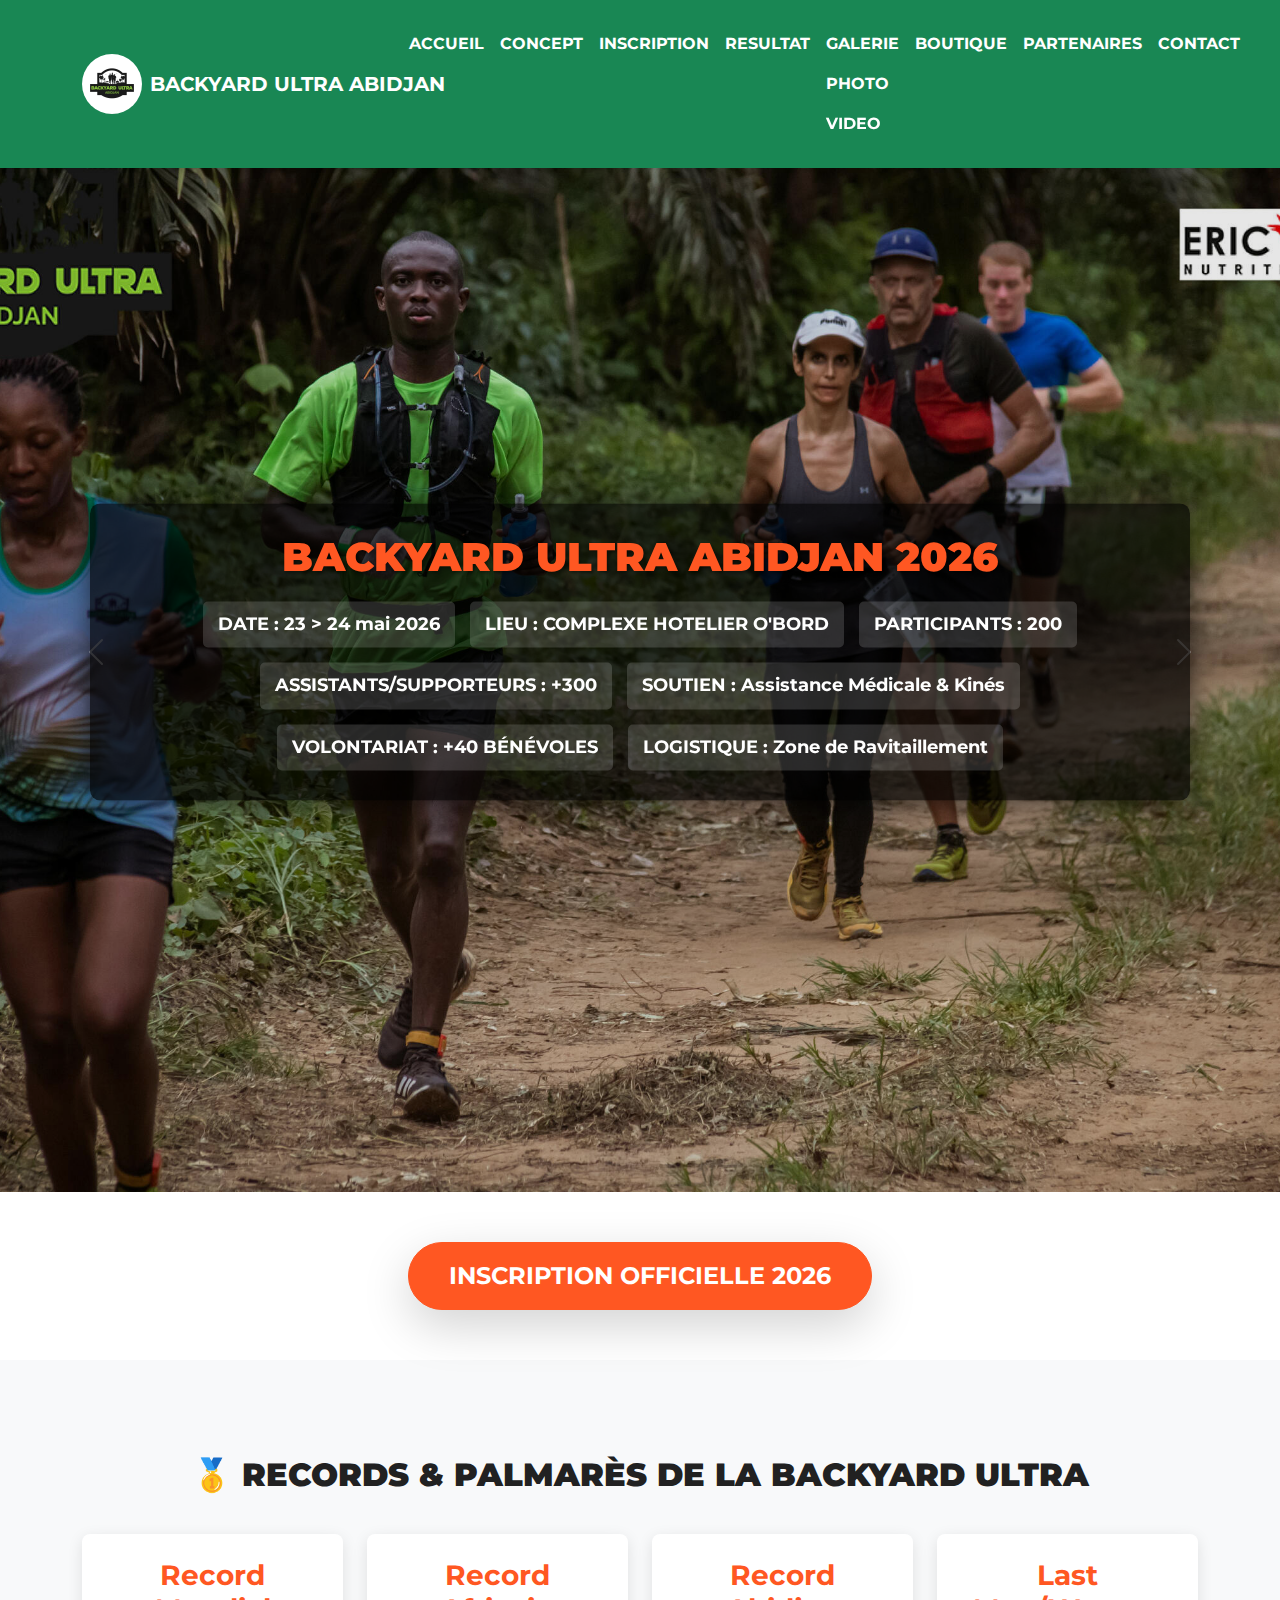
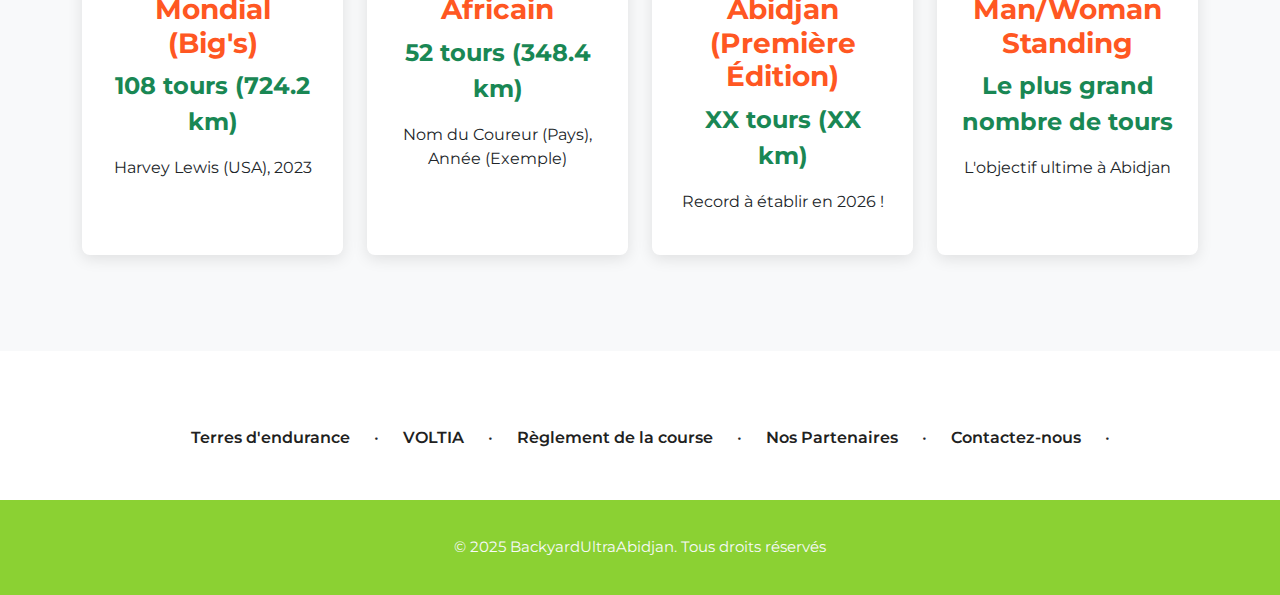
<file: index.html>
<!doctype html>
<html lang="fr">
<head>
  <meta charset="utf-8">
  <meta name="viewport" content="width=device-width,initial-scale=1">
  <title>BACKYARD ULTRA ABIDJAN — Accueil</title>
  <!-- Bootstrap 5 CDN -->
  <link rel="stylesheet" href="css/style.css">
  <link href="https://cdn.jsdelivr.net/npm/bootstrap@5.3.3/dist/css/bootstrap.min.css" rel="stylesheet">
</head>
<body>
  <header class="site-header sticky-top shadow-sm">
    <nav class="navbar navbar-expand-lg navbar-light bg-success">
      <div class="container">
        <!-- Logo -->
        <a class="navbar-brand d-flex align-items-center gap-2" href="index.html">
          <img src="f1ff922e-295b-49ad-bebc-51eb7b3613b9.jpg" alt="logo" class="rounded-circle" width="60" height="60">
          <span class="fw-bold">BACKYARD ULTRA ABIDJAN</span>
        </a>

        <!-- Bouton menu mobile -->
        <button class="navbar-toggler" type="button" data-bs-toggle="collapse" data-bs-target="#mainNav" aria-controls="mainNav" aria-expanded="false" aria-label="Ouvrir le menu">
          <span class="navbar-toggler-icon"></span>
        </button>

        <!-- Navigation principale -->
        <div class="collapse navbar-collapse" id="mainNav">
          <ul class="navbar-nav ms-auto mb-2 mb-lg-0">
            <li class="nav-item"><a class="nav-link" href="index.html">ACCUEIL</a></li>
            <li class="nav-item"><a class="nav-link" href="concept.html">CONCEPT</a></li>
            <li class="nav-item"><a class="nav-link" href="inscription.html">INSCRIPTION</a></li>
            <li class="nav-item"><a class="nav-link" href="resultat.html">RESULTAT</a></li>
             <div>
              <li class="nav-item"><a class="nav-link" href="galerie.html">GALERIE</a></li>
               <li class="nav-item photos">
              <a class="nav-link" href="galerie.html">PHOTO</a>
              <ul class="masquer">
                <li class="nav-item"><a class="nav-link" href="">Edition 2023</a></li>
                <li class="nav-item"><a class="nav-link" href="">Edition 2024</a></li>
                <li class="nav-item"><a class="nav-link" href="">Edition 2025</a></li>
                <li class="nav-item"><a class="nav-link" href="">Edition 2026</a></li>
              </ul>
            </li>
            <li class="nav-item photos">
              <a class="nav-link" href="galerie.html">VIDEO</a>
              <ul class="masquer">
                <li class="nav-item"><a class="nav-link" href="">Edition 2023</a></li>
                <li class="nav-item"><a class="nav-link" href="">Edition 2024</a></li>
                <li class="nav-item"><a class="nav-link" href="">Edition 2025</a></li>
                <li class="nav-item"><a class="nav-link" href="">Edition 2026</a></li>
              </ul>
            </li>
           </div> 
            <!-- <li class="nav-item"><a class="nav-link" href="galerie.html">GALERIE</a></li> -->
            <li class="nav-item"><a class="nav-link" href="boutique.html">BOUTIQUE</a></li>
            <li class="nav-item"><a class="nav-link" href="partenaire.html">PARTENAIRES</a></li>
            <li class="nav-item"><a class="nav-link" href="contact.html">CONTACT</a></li>
            
          </ul>
        </div>
      </div>
    </nav>
  </header>
 <link href="https://fonts.googleapis.com/css2?family=Montserrat:wght@400;700;900&display=swap" rel="stylesheet">
    <style>
        /* Variables de couleur */
        :root {
            --primary-color: #ff5722; /* Orange vif */
            --secondary-color: #212121; /* Gris foncé */
            --light-bg: #f8f9fa;
        }

        body {
            font-family: 'Montserrat', sans-serif;
            background-color: var(--light-bg);
        }

        /* --- NAVBAR CUSTOM --- */
        /* .navbar {
            background-color: rgba(0, 0, 0, 0.8);
            z-index: 20; 
        } */
        .navbar-brand, .nav-link {
            font-weight: 700;
            color: white !important;
        }
        .nav-link:hover {
            color: var(--primary-color) !important;
        }

        /* --- SECTION CARROUSEL & BANNER --- */
        .hero-section {
            position: relative;
            width: 100%;
            height: 120vh;
            overflow: hidden;
            margin-top: -56px; 
        }

        #carouselExampleCaptions, 
        .carousel-inner, 
        .carousel-item {
            height: 100%;
        }

        .carousel-item img {
            height: 100%;
            object-fit: cover;
            filter: brightness(0.9);
        }
        
        /* BANDEAU D'ACTUALITÉ SUPERPOSÉ */
        .news-banner {
            position: absolute;
            top: 50%;
            left: 50%;
            transform: translate(-50%, -50%);
            width: 90%;
            max-width: 1100px;
            background-color: rgba(0, 0, 0, 0.7);
            color: white;
            padding: 30px;
            border-radius: 10px;
            z-index: 10;
            text-align: center;
            box-shadow: 0 0 30px rgba(0, 0, 0, 0.7);
        }

        .news-banner h1 {
            color: var(--primary-color);
            font-weight: 900;
            margin-bottom: 20px;
            text-shadow: 2px 2px 4px rgba(0, 0, 0, 0.5);
        }

        .news-info-list {
            display: flex;
            justify-content: center;
            flex-wrap: wrap;
            gap: 15px;
            list-style: none;
            padding: 0;
            margin: 0;
        }

        .news-info-list li {
            font-size: 1.1em;
            font-weight: 700;
            background-color: rgba(255, 255, 255, 0.15);
            padding: 10px 15px;
            border-radius: 5px;
        }

        /* --- SECTION RECORDS --- */
        .records-section {
            padding: 80px 20px;
            text-align: center;
            background-color: var(--light-bg);
        }

        .records-section h2 {
            color: var(--secondary-color);
            font-weight: 900;
            margin-bottom: 40px;
        }

        .record-card {
            background-color: white;
            padding: 25px;
            border-radius: 8px;
            box-shadow: 0 4px 15px rgba(0, 0, 0, 0.1);
            transition: transform 0.3s;
            height: 100%;
        }

        .record-card:hover {
            transform: translateY(-5px);
        }

        .record-card h3 {
            color: var(--primary-color);
            font-weight: 700;
        }

        /* --- SECTION ACTIONS (Boutons et Liens) --- */
        .action-section {
            padding: 50px 20px;
            text-align: center;
            background-color: white;
        }

        .register-button {
            background-color: var(--primary-color);
            border-color: var(--primary-color);
            font-size: 1.5rem;
            font-weight: 700;
            padding: 15px 40px;
            border-radius: 50px;
            transition: background-color 0.3s, transform 0.3s;
        }

        .register-button:hover {
            background-color: #e64a19;
            border-color: #e64a19;
            transform: scale(1.05);
        }
        
        /* Style pour les liens supplémentaires sous le bouton d'inscription */
        .additional-links {
            margin-top: 25px;
        }
        .additional-links a {
            color: var(--secondary-color);
            text-decoration: none;
            margin: 0 10px;
            font-size: 1em;
            font-weight: 600;
            padding: 5px 10px;
            border-radius: 5px;
            transition: color 0.3s, background-color 0.3s;
        }
        .additional-links a:hover {
            color: white;
            background-color: var(--primary-color);
        }
        
        @media (max-width: 768px) {
             .hero-section {
                margin-top: 0; 
            }
            .additional-links {
                display: flex;
                flex-direction: column;
                gap: 10px;
            }
             .additional-links a {
                 margin: 0;
             }
        }
    </style>
</head>
<body>

    <!-- <nav class="navbar navbar-expand-lg navbar-dark sticky-top">
        <div class="container-fluid">
            <a class="navbar-brand" href="#home">🏆 BYUA 2026</a>
            <button class="navbar-toggler" type="button" data-bs-toggle="collapse" data-bs-target="#navbarNav" aria-controls="navbarNav" aria-expanded="false" aria-label="Toggle navigation">
                <span class="navbar-toggler-icon"></span>
            </button>
            <div class="collapse navbar-collapse" id="navbarNav">
                <ul class="navbar-nav ms-auto">
                    <li class="nav-item">
                        <a class="nav-link" href="#home">Accueil</a>
                    </li>
                    <li class="nav-item">
                        <a class="nav-link" href="#records">Records</a>
                    </li>
                </ul>
            </div>
        </div>
    </nav> -->
    
    <div class="hero-section" id="home">
        
        <div id="carouselExampleCaptions" class="carousel slide" data-bs-ride="carousel">
            <div class="carousel-inner">
                <div class="carousel-item active">
                    <img src="images/home/cover3.jpg" class="d-block w-100" alt="Ligne de départ">
                </div>
                <div class="carousel-item active">
                    <img src="images/60670b0a_original.jpg" class="d-block w-100" alt="Ligne de départ">
                </div>
                <div class="carousel-item active">
                    <img src="images/home/cover5.jpg" class="d-block w-100" alt="Ligne de départ">
                </div>
                <div class="carousel-item active">
                    <img src="images/home/cover9.jpg" class="d-block w-100" alt="Ligne de départ">
                </div>
                <div class="carousel-item active">
                    <img src="images/home/cover4.jpg" class="d-block w-100" alt="Ligne de départ">
                </div>
                <div class="carousel-item active">
                    <img src="images/home/cover8.jpg" class="d-block w-100" alt="Ligne de départ">
                </div>
                <div class="carousel-item">
                    <img src="images/home/cover1.jpg" class="d-block w-100" alt="Paysage du complexe O'Bord">
                </div>
                <div class="carousel-item">
                    <img src="images/home/cover7.jpg" class="d-block w-100" alt="Équipe de soutien">
                </div>
                <div class="carousel-item">
                    <img src="images/screenshot-1764655686607.png" class="d-block w-100" alt="Équipe de soutien">
                </div>
                <div class="carousel-item">
                    <img src="2acece4a-47b4-4dd3-bd65-f9241f971d64.jpg" class="d-block w-100" alt="Équipe de soutien">
                </div>
                <div class="carousel-item">
                    <img src="images/home/cover10.jpeg" class="d-block w-100" alt="Équipe de soutien">
                </div>
                <div class="carousel-item">
                    <img src="images/screenshot-1764654561844.png" class="d-block w-100" alt="Équipe de soutien">
                </div>
                <div class="carousel-item">
                    <img src="2d8a5af5-74cb-4401-a75d-7e4788d02a1b.jpg" class="d-block w-100" alt="Équipe de soutien">
                </div>
            </div>
            <button class="carousel-control-prev" type="button" data-bs-target="#carouselExampleCaptions" data-bs-slide="prev">
                <span class="carousel-control-prev-icon" aria-hidden="true"></span>
                <span class="visually-hidden">Précédent</span>
            </button>
            <button class="carousel-control-next" type="button" data-bs-target="#carouselExampleCaptions" data-bs-slide="next">
                <span class="carousel-control-next-icon" aria-hidden="true"></span>
                <span class="visually-hidden">Suivant</span>
            </button>
        </div>

        <div class="news-banner">
            <h1>BACKYARD ULTRA ABIDJAN 2026</h1>
            <ul class="news-info-list">
                <li><span class="fw-bold">DATE :</span> 23 > 24 mai 2026</li>
                <li><span class="fw-bold">LIEU :</span> COMPLEXE HOTELIER O'BORD</li>
                <li><span class="fw-bold">PARTICIPANTS :</span> 200</li>
                <li><span class="fw-bold">ASSISTANTS/SUPPORTEURS :</span> +300</li>
                <li><span class="fw-bold">SOUTIEN :</span> Assistance Médicale & Kinés</li>
                <li><span class="fw-bold">VOLONTARIAT :</span> +40 BÉNÉVOLES</li>
                <li><span class="fw-bold">LOGISTIQUE :</span> Zone de Ravitaillement</li>
            </ul>
        </div>

    </div>
    <div class="action-section">
        
        <a href="inscription.html" class="btn btn-primary register-button shadow-lg">
            INSCRIPTION OFFICIELLE 2026
        </a>
    </div>

    <div class="records-section" id="records">
        <div class="container">
            <h2>🥇 RECORDS & PALMARÈS DE LA BACKYARD ULTRA</h2>
            <div class="row g-4">
                
                <div class="col-md-6 col-lg-3">
                    <div class="record-card">
                        <h3>Record Mondial (Big's)</h3>
                        <p class="fs-4 fw-bold text-success">108 tours (724.2 km)</p>
                        <p>Harvey Lewis (USA), 2023</p>
                    </div>
                </div>

                <div class="col-md-6 col-lg-3">
                    <div class="record-card">
                        <h3>Record Africain</h3>
                        <p class="fs-4 fw-bold text-success">52 tours (348.4 km)</p>
                        <p>Nom du Coureur (Pays), Année (Exemple)</p>
                    </div>
                </div>
                
                <div class="col-md-6 col-lg-3">
                    <div class="record-card">
                        <h3>Record Abidjan (Première Édition)</h3>
                        <p class="fs-4 fw-bold text-success">XX tours (XX km)</p>
                        <p>Record à établir en 2026 !</p>
                    </div>
                </div>

                <div class="col-md-6 col-lg-3">
                    <div class="record-card">
                        <h3>Last Man/Woman Standing</h3>
                        <p class="fs-4 fw-bold text-success">Le plus grand nombre de tours</p>
                        <p>L'objectif ultime à Abidjan</p>
                    </div>
                </div>
            </div>
        </div>
    </div>

    <div class="action-section">
        
        
        
        <div class="additional-links">

             <a href="www.terresdendurance.com" target="_blank"> Terres d'endurance</a>
             &bull;
             <a href="www.voltia.com" target="_blank">VOLTIA</a>
             &bull;
            <a href="concept.html">Règlement de la course</a>
            &bull;
            <a href="partenaire.html">Nos Partenaires</a>
            &bull;
            <a href="contact.html">Contactez-nous</a>
            &bull;
            
        </div>
    </div>

    <script src="https://cdn.jsdelivr.net/npm/bootstrap@5.3.3/dist/js/bootstrap.bundle.min.js" integrity="sha384-YvpcrYf0tY3lHB60NNkmXc5s9fDVZLESaAA55NDzOxhy9GkcIdslK1eN7N6jIeHz" crossorigin="anonymous"></script>

    <script>
        document.addEventListener('DOMContentLoaded', function() {
            var myCarousel = document.querySelector('#carouselExampleCaptions')
            var carousel = new bootstrap.Carousel(myCarousel, {
                interval: 3000,
                ride: 'carousel'
            })
        });
    </script>

  <!-- <section id="hero" class="cover2" style="min-height: 80vh; background-size: contain; display: flex; flex-direction: column; align-items: center; justify-content: center;">
    <div class="d-flex flex-column align-items-center justify-content-center p-4" style="background: rgba(0, 0, 0, 0.5); width: 380px;">
      <div style="background-color: rgb(24, 216, 47); text-align: center; padding: 0 20px; width: 100%; border-radius: 5px 5px 0 0;">
        <h5 style="color: white;margin-bottom: 10px;">BACKYARD ULTRA ABIDJAN</h5>
        <p style="background-color: black; padding: 2px 5px; color: rgb(24, 216, 47); display: inline-block; width: fit-content;">23>24 mai 2026</p>
      </div>
      <div style="background-image: url(images/12d5982e-cc46-4276-bcf9-c0fea6072f8a.jpeg);background-size: cover; width: 100%; text-align: center;">
        <p style="background-color: black; margin-top: 10px; padding: 2px; color: rgb(255, 255, 255); display: inline-block; width: fit-content; padding: 2px 5px; margin-bottom: 5px;">COMPLEXE HOTELIER O'BORD</p>
        <div style="display: flex; justify-content: space-evenly; align-items: center; margin-bottom: 5px;">
          <div style="padding: 2px; background-color: rgba(0, 0, 0, 0.6); border-radius: 5px;">
            <p style="color: rgb(24, 216, 47); text-align: center; font-weight: bold; font-size: 12px;">200 <br> PARTICIPANTS</p>
          </div>
          <div style="padding: 2px; background-color: rgba(0, 0, 0, 0.4);  border-radius: 5px;">
            <p style="color: rgb(24, 216, 47); text-align: center; font-weight: bold; font-size: 12px;">+300 <br> ASSISTANTS/ <br> SUPPORTEURS</p>
          </div>
        </div>
        <div style="display: flex; justify-content: space-evenly; align-items: center; margin-bottom: 5px;">
          <div style="padding: 2px; background-color: rgba(0, 0, 0, 0.6); border-radius: 5px;">
            <p style="color: rgb(24, 216, 47); text-align: center; font-weight: bold; font-size: 12px;">+40 <br> BÉNÉVOLES</p>
          </div>
          <div style="padding: 2px; background-color: rgba(0, 0, 0, 0.4);  border-radius: 5px;">
            <p style="color: rgb(24, 216, 47); text-align: center; font-weight: bold; font-size: 12px;">UNE <br> ASSISTANCE <br> MÉDICALE</p>
          </div>
        </div>
        <div style="display: flex; justify-content: space-evenly; align-items: center; margin-bottom: 5px;">
          <div style="padding: 2px; background-color: rgba(0, 0, 0, 0.6); border-radius: 5px;">
            <p style="color: rgb(24, 216, 47); text-align: center; font-weight: bold; font-size: 12px;">UNE <br> ÉQUIPE DE KINÉS</p>
          </div>
          <div style="padding: 2px; background-color: rgba(0, 0, 0, 0.4);  border-radius: 5px;">
            <p style="color: rgb(24, 216, 47); text-align: center; font-weight: bold; font-size: 12px;">UNE ZONE <br> DE RAVITAILLEMENT</p>
          </div>
        </div>
      </div>
    </div>
    <a id="inscription" href="inscription.html" style="text-decoration: none; color: white; font-size: 30px; font-weight: bold; padding: 10px 35px; background: rgb(239, 150, 26); margin-top: 10px; border-radius: 35px;">Inscription</a>
  </section> -->

  <!-- <section class="hero-slider container" aria-label="slider">
    <div class="slider-wrap">
      <div class="slide-inner">
          <h2>Bienvenue au BACKYARD ULTRA ABIDJAN</h2>
          <p>Suivez nos compétitions, résultats et galeries.</p>
          <a class="btn" href="actualite.html">Voir les actualités</a>
        </div>
      <div class="slide active" style="background-image:url('d22e8961-2475-4042-af97-1299fb267251.jpg')">
      </div>
      <div class="slide-inner">
          <h2>Bienvenue au BACKYARD ULTRA ABIDJAN</h2>
          <p>Suivez nos compétitions, résultats et galeries.</p>
          <a class="btn" href="actualite.html">Voir les actualités</a>
      </div>
      <div class="slide" style="background-image:url('2d8a5af5-74cb-4401-a75d-7e4788d02a1b.jpg')">
      </div>
    </div>
    <div class="slider-controls">
      <button class="prev">◀</button>
      <button class="next">▶</button>
    </div>
  </section> -->

  <!-- <main class="container">
    <section class="features">
      <article>
        <h3>Compétitions</h3>
        <p>Retrouvez les détails des compétitions et classements.</p>
        <a href="competition.html">Voir</a>
      </article>
      <article>
        <h3>Résultats en direct</h3>
        <p>Mises à jour en temps réel après chaque épreuve.</p>
        <a href="resultat.html">Voir</a>
      </article>
      <article>
        <h3>Galeries</h3>
        <p>Photos et vidéos classées par compétition.</p>
        <a href="photos.html">Voir</a>
      </article>
    </section>

    <section class="stats">
      <div class="stat">
        <h4 class="counter" data-target="150">0</h4>
        <p>Compétitions</p>
      </div>
      <div class="stat">
        <h4 class="counter" data-target="1200">0</h4>
        <p>Participants</p>
      </div>
      <div class="stat">
        <h4 class="counter" data-target="85">0</h4>
        <p>Podiums</p>
      </div>
    </section>

    <section class="latest-news">
      <h3>Dernières actualités</h3>
      <div class="news-grid">
        <article class="card">
          <img src="2acece4a-47b4-4dd3-bd65-f9241f971d64.jpg" alt="actualité">
          <h4>Titre de l'actualité</h4>
          <p>Résumé court de l'actualité.</p>
          <a href="actualite.html">Lire</a>
        </article>
        <article class="card">
          <img src="images/photo2.jpg" alt="actualité">
          <h4>Interview</h4>
          <p>Entretien exclusif avec un athlète.</p>
          <a href="actualite.html">Lire</a>
        </article>
      </div>
    </section>
  </main> -->

  <!-- <footer class="site-footer">
    <div class="container footer-inner">
      <div>
      
        <p>© 2025 BACKYARD ULTRA ABIDJAN</p>
      </div>
      <nav>
        <a href="#">Mentions</a>
        <a href="#">Confidentialité</a>
      </nav>
    </div>
  </footer> -->
  <footer>
   <div class="container">
    <div class="center">&copy; <span id="year"></span>2025 BackyardUltraAbidjan. Tous droits réservés</div>
   </div>
  </footer>
  
  <script src="https://cdn.jsdelivr.net/npm/bootstrap@5.3.3/dist/js/bootstrap.bundle.min.js"></script>
  <script src="js/main.js"></script>
</body>
</html>
</file>
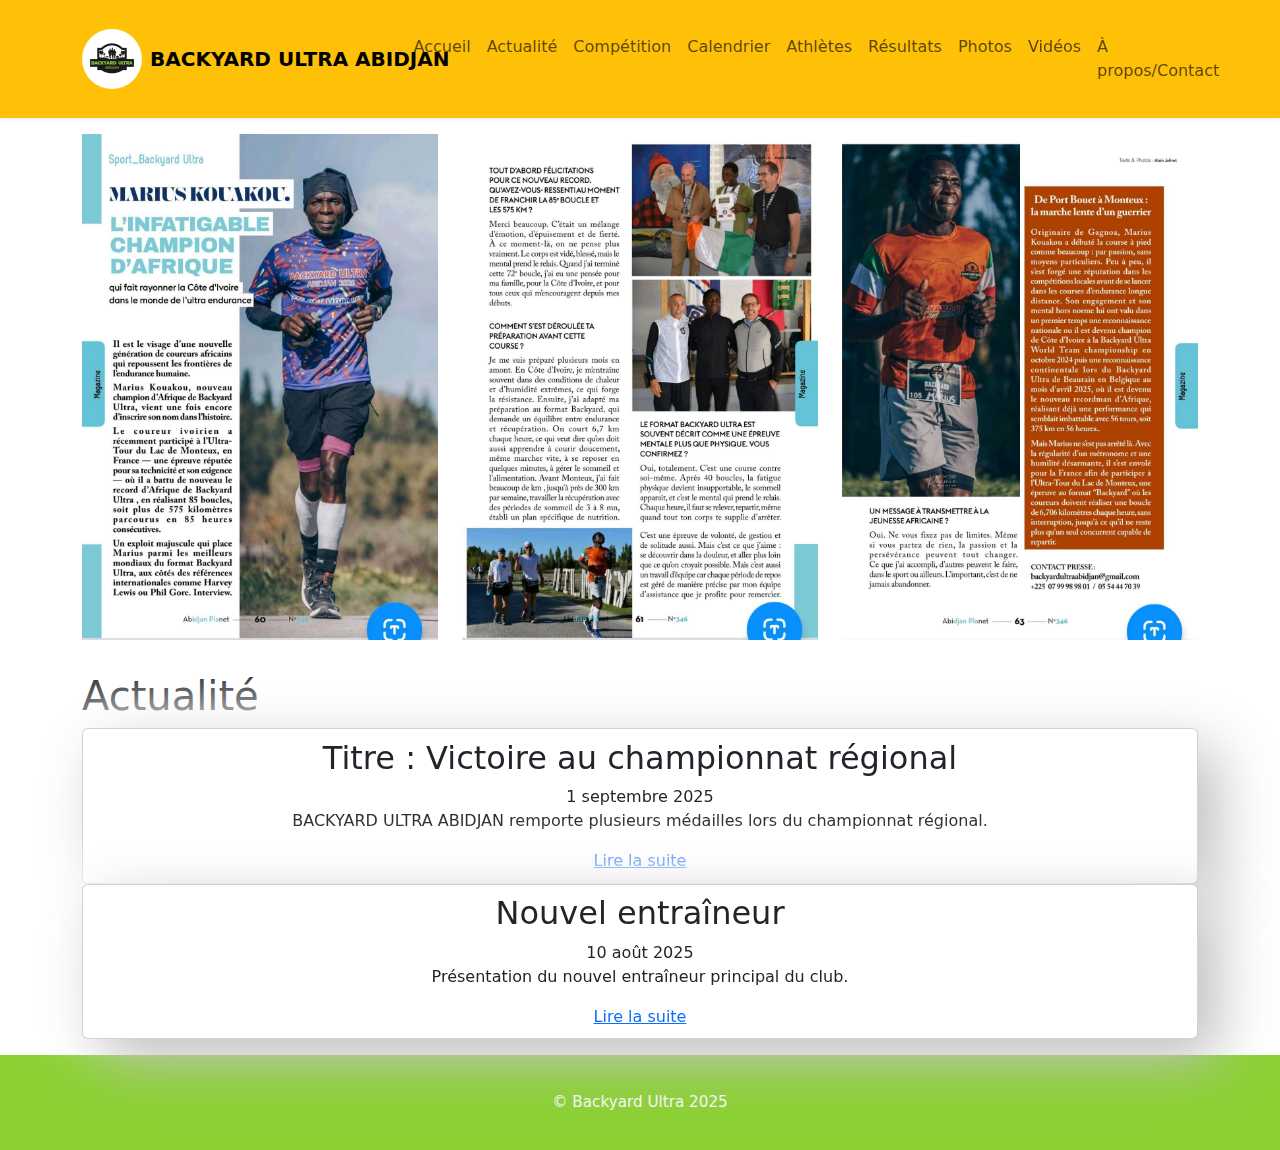
<file: actualite.html>
<!doctype html>
<html lang="fr">
<head>
  <meta charset="utf-8">
  <meta name="viewport" content="width=device-width,initial-scale=1">
  <title>BACKYARD ULTRA ABIDJAN — Actualité</title>
  <!-- Bootstrap 5 CDN -->
  <link rel="stylesheet" href="css/style.css">
  <link href="https://cdn.jsdelivr.net/npm/bootstrap@5.3.3/dist/css/bootstrap.min.css" rel="stylesheet">
</head>
<body>
  <header class="site-header sticky-top shadow-sm">
    <nav class="navbar navbar-expand-lg navbar-light bg-warning">
      <div class="container">
        <!-- Logo -->
        <a class="navbar-brand d-flex align-items-center gap-2" href="index.html">
          <img src="f1ff922e-295b-49ad-bebc-51eb7b3613b9.jpg" alt="logo" class="rounded-circle" width="60" height="60">
          <span class="fw-bold">BACKYARD ULTRA ABIDJAN</span>
        </a>

        <!-- Bouton menu mobile -->
        <button class="navbar-toggler" type="button" data-bs-toggle="collapse" data-bs-target="#mainNav" aria-controls="mainNav" aria-expanded="false" aria-label="Ouvrir le menu">
          <span class="navbar-toggler-icon"></span>
        </button>

        <!-- Navigation principale -->
        <div class="collapse navbar-collapse" id="mainNav">
          <ul class="navbar-nav ms-auto mb-2 mb-lg-0">
            <li class="nav-item"><a class="nav-link" href="index.html">Accueil</a></li>
            <li class="nav-item"><a class="nav-link" href="actualite.html">Actualité</a></li>
            <li class="nav-item"><a class="nav-link" href="competition.html">Compétition</a></li>
            <li class="nav-item"><a class="nav-link" href="calendrier.html">Calendrier</a></li>
            <li class="nav-item"><a class="nav-link" href="athlete.html">Athlètes</a></li>
            <li class="nav-item"><a class="nav-link" href="resultat.html">Résultats</a></li>
            <li class="nav-item photos">
              <a class="nav-link" href="photos.html">Photos</a>
              <ul class="masquer">
                <li class="nav-item"><a class="nav-link" href="">Edition 1</a></li>
                <li class="nav-item"><a class="nav-link" href="">Edition 2</a></li>
                <li class="nav-item"><a class="nav-link" href="">Edition 3</a></li>
              </ul>
            </li>
            <li class="nav-item photos">
              <a class="nav-link" href="videos.html">Vidéos</a>
              <ul class="masquer">
                <li class="nav-item"><a class="nav-link" href="">Edition 1</a></li>
                <li class="nav-item"><a class="nav-link" href="">Edition 2</a></li>
                <li class="nav-item"><a class="nav-link" href="">Edition 3</a></li>
              </ul>
            </li>
            <li class="nav-item"><a class="nav-link" href="contact.html">À propos/Contact</a></li>
          </ul>
        </div>
      </div>
    </nav>
  </header>

  <div class="container text-center">
    <div class="row align-items-center">
      <div class="col">
        <img class="img-fluid" src="images/actu 2.jpeg" alt="">
      </div>
      <div class="col">
        <img class="img-fluid" src="images/actu 1.jpeg" alt="">
      </div>
      <div class="col">
        <img class="img-fluid" src="images/actu 3.jpeg" alt="">
      </div>
    </div>
  </div>

  <main class="container">
    <h1>Actualité</h1>
    
<section class="news-list">
  <article class="news-item card">
    <h2>Titre : Victoire au championnat régional</h2>
    <time datetime="2025-09-01">1 septembre 2025</time>
    <p>BACKYARD ULTRA ABIDJAN remporte plusieurs médailles lors du championnat régional.</p>
    <a href="#">Lire la suite</a>
  </article>
  <article class="news-item card">
    <h2>Nouvel entraîneur</h2>
    <time datetime="2025-08-10">10 août 2025</time>
    <p>Présentation du nouvel entraîneur principal du club.</p>
    <a href="#">Lire la suite</a>
  </article>
</section>

  </main>

  <footer>
   <div class="container">
    <div class="center">&copy; <span id="year"></span> Backyard Ultra 2025</div>
   </div>
  </footer>
  
  <script src="https://cdn.jsdelivr.net/npm/bootstrap@5.3.3/dist/js/bootstrap.bundle.min.js"></script>
  <script src="js/main.js"></script>
</body>
</html>
</file>
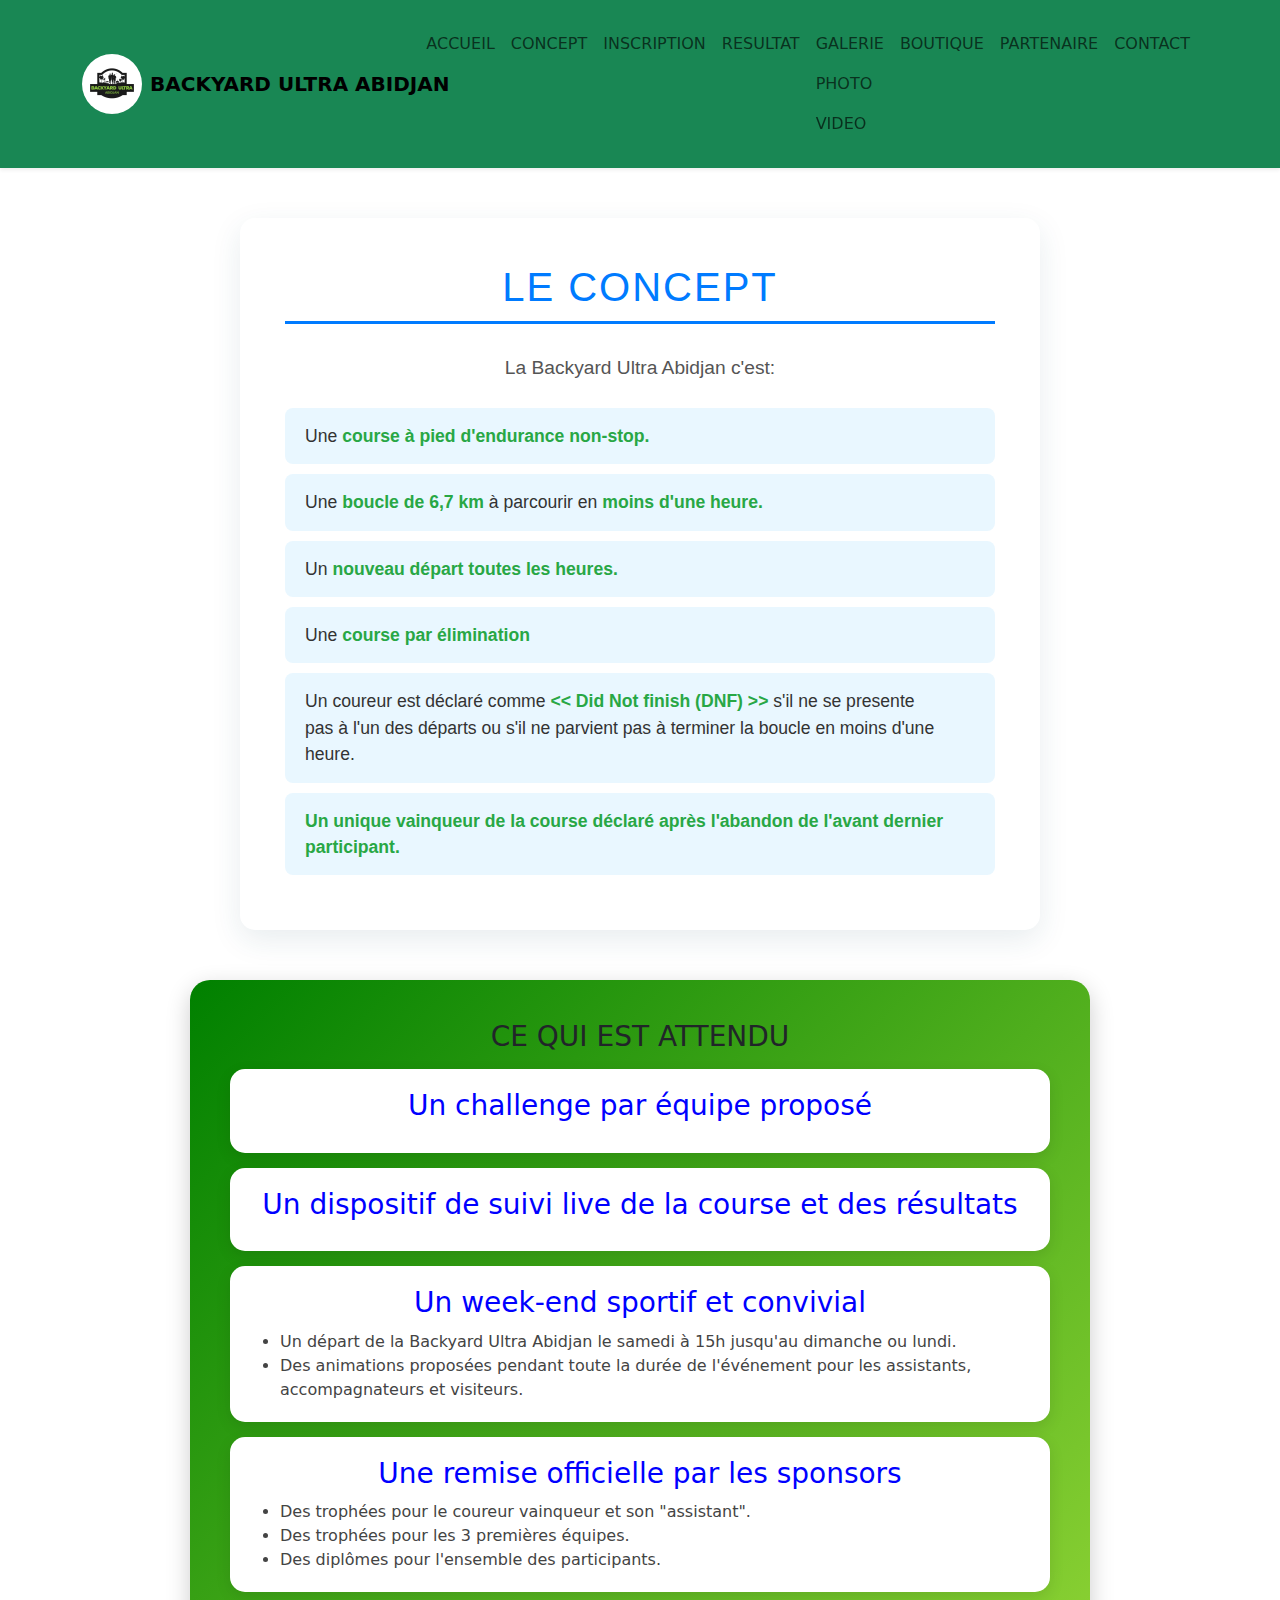
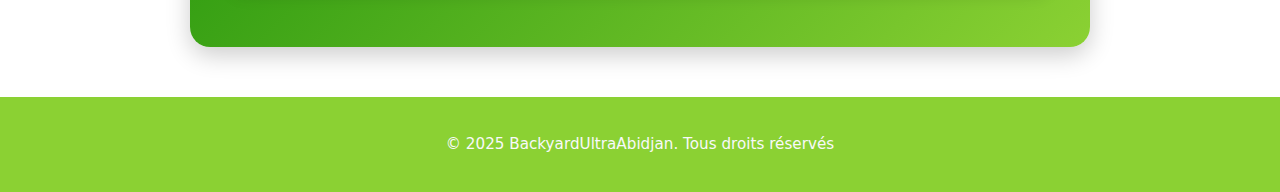
<file: concept.html>
<!doctype html>
<html lang="fr">
<head>
  <meta charset="utf-8">
  <meta name="viewport" content="width=device-width,initial-scale=1">
  <title>BACKYARD ULTRA ABIDJAN — Accueil</title>
  <!-- Bootstrap 5 CDN -->
  <link rel="stylesheet" href="css/style.css">
  <link href="https://cdn.jsdelivr.net/npm/bootstrap@5.3.3/dist/css/bootstrap.min.css" rel="stylesheet">
</head>
<body>
  <header class="site-header sticky-top shadow-sm">
    <nav class="navbar navbar-expand-lg navbar-light bg-success">
      <div class="container">
        <!-- Logo -->
        <a class="navbar-brand d-flex align-items-center gap-2" href="index.html">
          <img src="f1ff922e-295b-49ad-bebc-51eb7b3613b9.jpg" alt="logo" class="rounded-circle" width="60" height="60">
          <span class="fw-bold">BACKYARD ULTRA ABIDJAN</span>
        </a>

        <!-- Bouton menu mobile -->
        <button class="navbar-toggler" type="button" data-bs-toggle="collapse" data-bs-target="#mainNav" aria-controls="mainNav" aria-expanded="false" aria-label="Ouvrir le menu">
          <span class="navbar-toggler-icon"></span>
        </button>

        <!-- Navigation principale -->
        <div class="collapse navbar-collapse" id="mainNav">
          <ul class="navbar-nav ms-auto mb-2 mb-lg-0">
            <li class="nav-item"><a class="nav-link" href="index.html">ACCUEIL</a></li>
            <li class="nav-item"><a class="nav-link" href="concept.html">CONCEPT</a></li>
            <li class="nav-item"><a class="nav-link" href="inscription.html">INSCRIPTION</a></li>
            <li class="nav-item"><a class="nav-link" href="resultat.html">RESULTAT</a></li>
             <div>
              <li class="nav-item"><a class="nav-link" href="galerie.html">GALERIE</a></li>
               <li class="nav-item photos">
              <a class="nav-link" href="galerie.html">PHOTO</a>
              <ul class="masquer">
                <li class="nav-item"><a class="nav-link" href="">Edition 2023</a></li>
                <li class="nav-item"><a class="nav-link" href="">Edition 2024</a></li>
                <li class="nav-item"><a class="nav-link" href="">Edition 2025</a></li>
                <li class="nav-item"><a class="nav-link" href="">Edition 2026</a></li>
              </ul>
            </li>
            <li class="nav-item photos">
              <a class="nav-link" href="galerie.html">VIDEO</a>
              <ul class="masquer">
                <li class="nav-item"><a class="nav-link" href="">Edition 2023</a></li>
                <li class="nav-item"><a class="nav-link" href="">Edition 2024</a></li>
                <li class="nav-item"><a class="nav-link" href="">Edition 2025</a></li>
                <li class="nav-item"><a class="nav-link" href="">Edition 2026</a></li>
              </ul>
            </li>
           </div> 
            <!-- <li class="nav-item"><a class="nav-link" href="galerie.html">GALERIE</a></li> -->
            <li class="nav-item"><a class="nav-link" href="boutique.html">BOUTIQUE</a></li>
            <li class="nav-item"><a class="nav-link" href="partenaire.html">PARTENAIRE</a></li>
            <li class="nav-item"><a class="nav-link" href="contact.html">CONTACT</a></li>
           </ul>
        </div>
      </div> 
    </nav>  
   </header> 
   
  <div class="concept-container">
  
  <h1>LE CONCEPT</h1>

  <p>La Backyard Ultra Abidjan c'est: </p>
  
  <ul>
    <li> Une <strong>course à pied d'endurance non-stop.</strong></li>
    <li>Une <strong>boucle de 6,7 km</strong> à parcourir en <strong>moins d'une heure.</strong></li>
    <li>Un <strong>nouveau départ toutes les heures.</strong></li>
    <li>Une <strong>course par élimination</strong></li>
    <li>Un coureur est déclaré comme <strong><< Did Not finish (DNF) >></strong> s'il ne se presente <br> pas à l'un des départs ou s'il ne parvient pas à terminer la boucle en moins d'une heure. </li>
    <li><strong>Un unique vainqueur de la course déclaré après l'abandon de l'avant dernier participant.</strong></li>
  </ul>
</div>
<div class="expectations-container">
    <h3>CE QUI EST ATTENDU</h3>
    <ul class="expectations-list">
        
        <li class="list-item">
            <h3>Un challenge par équipe proposé</h3>
        </li>

        <li class="list-item">
            <h3>Un dispositif de suivi live de la course et des résultats</h3>
        </li>

        <li class="list-item">
            <h3>Un week-end sportif et convivial</h3>
            <ul class="sub-list">
                <li>Un départ de la Backyard Ultra Abidjan le samedi à 15h jusqu'au dimanche ou lundi.</li>
                <li>Des animations proposées pendant toute la durée de l'événement pour les assistants, accompagnateurs et visiteurs.</li>
            </ul>
        </li>

        <li class="list-item">
            <h3>Une remise officielle par les sponsors</h3>
            <ul class="sub-list">
                <li>Des trophées pour le coureur vainqueur et son "assistant".</li>
                <li>Des trophées pour les 3 premières équipes.</li>
                <li>Des diplômes pour l'ensemble des participants.</li>
            </ul>
        </li>
    </ul>
</div>





  <footer>
   <div class="container">
    <div class="center">&copy; <span id="year"></span>2025 BackyardUltraAbidjan. Tous droits réservés</div>
   </div>
  </footer>
  
    
  </body>
  </html>
</file>
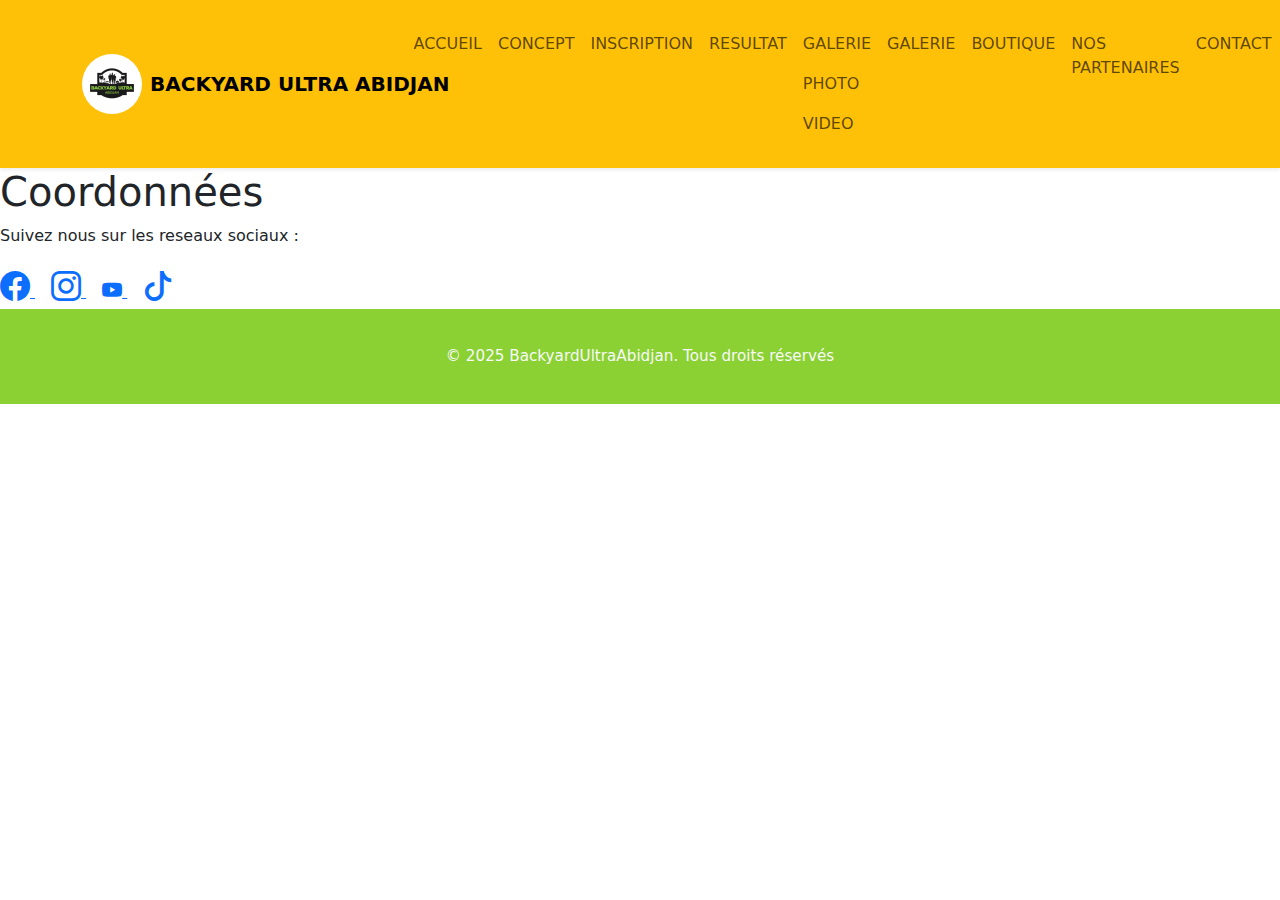
<file: contact.html>
<!doctype html>
<html lang="fr">
<head>
  <meta charset="utf-8">
  <meta name="viewport" content="width=device-width,initial-scale=1">
  <title>BACKYARD ULTRA ABIDJAN — Accueil</title>
  <!-- Bootstrap 5 CDN -->
  <link rel="stylesheet" href="css/style.css">
  <link rel="stylesheet" href="https://cdn.jsdelivr.net/npm/bootstrap-icons@1.11.1/font/bootstrap-icons.css">

  <link href="https://cdn.jsdelivr.net/npm/bootstrap@5.3.3/dist/css/bootstrap.min.css" rel="stylesheet">
</head>
<body>
  <header class="site-header sticky-top shadow-sm">
    <nav class="navbar navbar-expand-lg navbar-light bg-warning">
      <div class="container">
        <!-- Logo -->
        <a class="navbar-brand d-flex align-items-center gap-2" href="index.html">
          <img src="f1ff922e-295b-49ad-bebc-51eb7b3613b9.jpg" alt="logo" class="rounded-circle" width="60" height="60">
          <span class="fw-bold">BACKYARD ULTRA ABIDJAN</span>
        </a>

        <!-- Bouton menu mobile -->
        <button class="navbar-toggler" type="button" data-bs-toggle="collapse" data-bs-target="#mainNav" aria-controls="mainNav" aria-expanded="false" aria-label="Ouvrir le menu">
          <span class="navbar-toggler-icon"></span>
        </button>

        <!-- Navigation principale -->
        <div class="collapse navbar-collapse" id="mainNav">
          <ul class="navbar-nav ms-auto mb-2 mb-lg-0">
            <li class="nav-item"><a class="nav-link" href="index.html">ACCUEIL</a></li>
            <li class="nav-item"><a class="nav-link" href="concept.html">CONCEPT</a></li>
            <li class="nav-item"><a class="nav-link" href="inscription.html">INSCRIPTION</a></li>
            <li class="nav-item"><a class="nav-link" href="resultat.html">RESULTAT</a></li>
             <div>
              <li class="nav-item"><a class="nav-link" href="galerie.html">GALERIE</a></li>
               <li class="nav-item photos">
              <a class="nav-link" href="galerie.html">PHOTO</a>
              <ul class="masquer">
                <li class="nav-item"><a class="nav-link" href="">Edition 2023</a></li>
                <li class="nav-item"><a class="nav-link" href="">Edition 2024</a></li>
                <li class="nav-item"><a class="nav-link" href="">Edition 2025</a></li>
                <li class="nav-item"><a class="nav-link" href="">Edition 2026</a></li>
              </ul>
            </li>
            <li class="nav-item photos">
              <a class="nav-link" href="galerie.html">VIDEO</a>
              <ul class="masquer">
                <li class="nav-item"><a class="nav-link" href="">Edition 2023</a></li>
                <li class="nav-item"><a class="nav-link" href="">Edition 2024</a></li>
                <li class="nav-item"><a class="nav-link" href="">Edition 2025</a></li>
                <li class="nav-item"><a class="nav-link" href="">Edition 2026</a></li>
              </ul>
            </li>
           </div> 
            <li class="nav-item"><a class="nav-link" href="galerie.html">GALERIE</a></li>
            <li class="nav-item"><a class="nav-link" href="boutique.html">BOUTIQUE</a></li>
            <li class="nav-item"><a class="nav-link" href="partenaire.html">NOS PARTENAIRES</a></li>
            <li class="nav-item"><a class="nav-link" href="contact.html">CONTACT</a></li>
                 </ul>
        </div>
      </div> 
    </nav>  
   </header>
    
   <div>
   <h1> Coordonnées</h1>
      <p> Suivez nous sur les reseaux sociaux :</p>
   <div class="social-links mt-3">
  <a href="https://www.facebook.com/share/1AxxpA745M/" class="me-3" target="_blank">
    <i class="bi bi-facebook" style="font-size: 30px;"></i>
  </a>

  <a href="https://www.instagram.com/backyardultraabidjan?igsh=Ym5pdGM3cG1rMXQz" class="me-3" target="_blank">
    <i class="bi bi-instagram" style="font-size: 30px;"></i>
  </a>

  <a href="https://www.youtube.com/@BackyardUltraAbidjan" class="me-3" target="_blank">
    <i class="bi bi-youtube" style="font-size: 20px;"></i>
  </a>

  <a href="https://tiktok.com" class="me-3" target="_blank">
    <i class="bi bi-tiktok" style="font-size: 30px;"></i>
  </a>
</div>

   </div>
  <footer>
   <div class="container">
    <div class="center">&copy; <span id="year"></span>2025 BackyardUltraAbidjan. Tous droits réservés</div>
   </div>
  </footer>

    
</body>
</html>
</file>
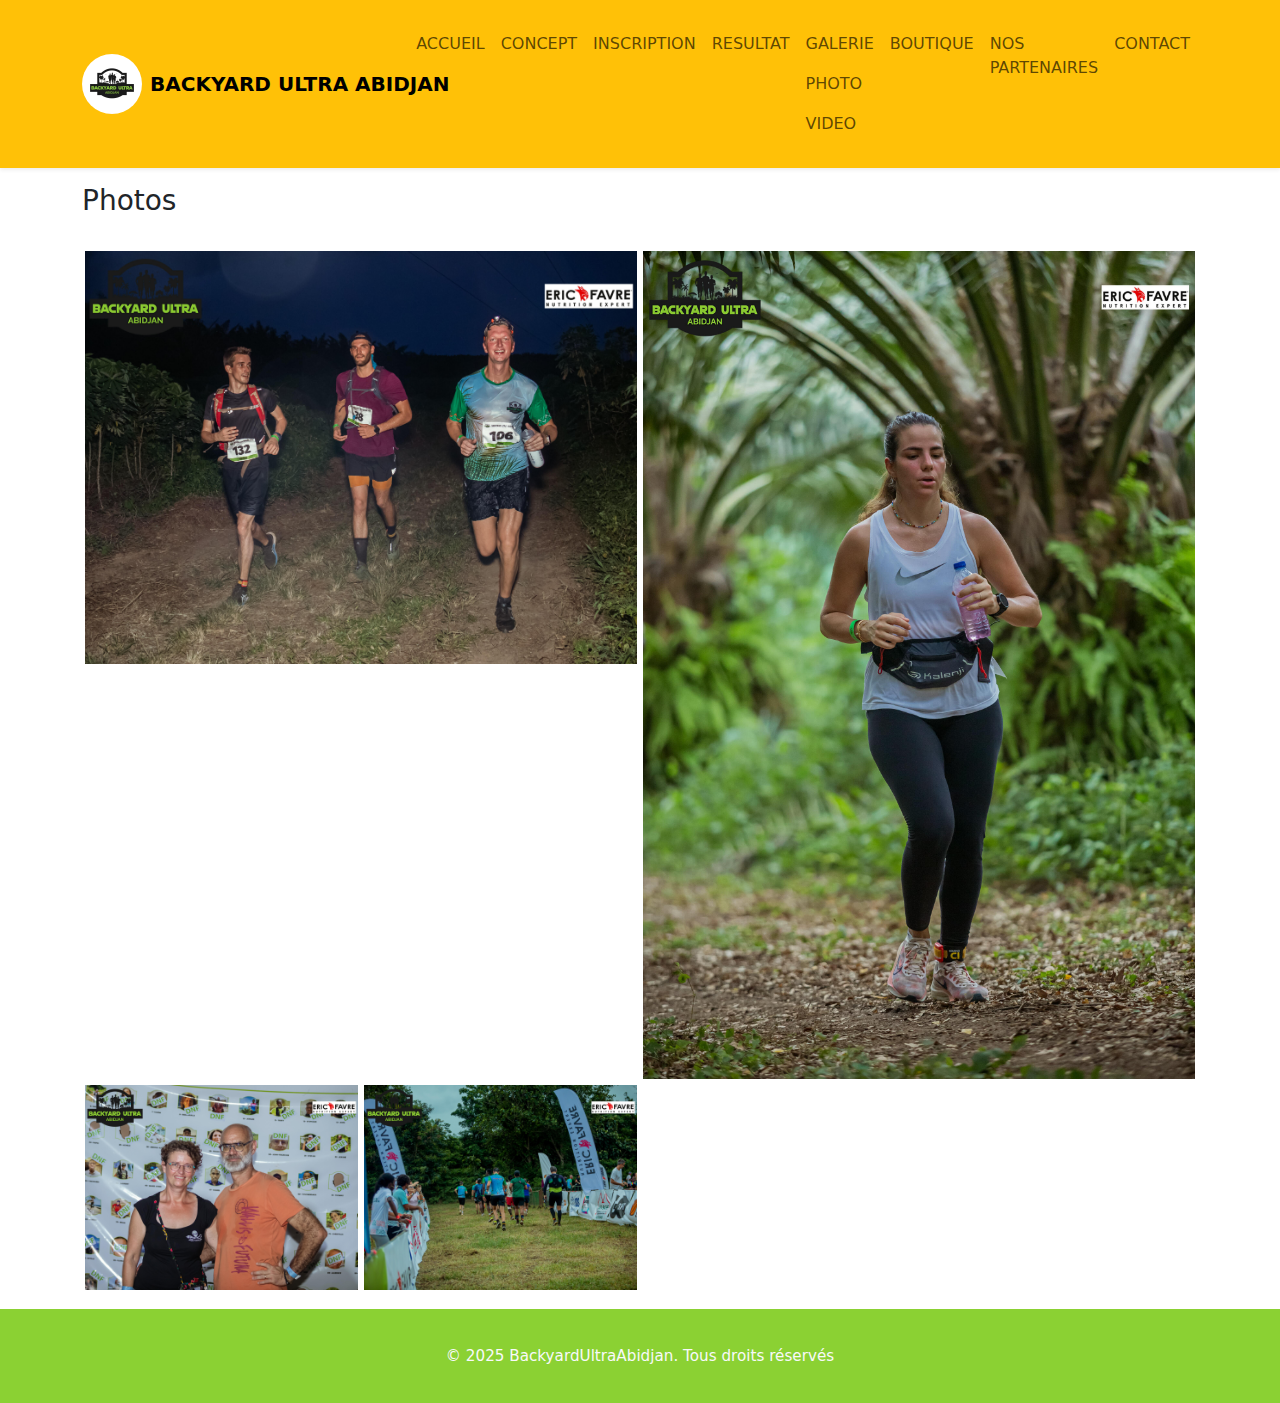
<file: galerie.html>
<!doctype html>
<html lang="fr">
<head>
  <meta charset="utf-8">
  <meta name="viewport" content="width=device-width,initial-scale=1">
  <title>BACKYARD ULTRA ABIDJAN — Accueil</title>
  <!-- Bootstrap 5 CDN -->
  <link rel="stylesheet" href="css/style.css">
  <link href="https://cdn.jsdelivr.net/npm/bootstrap@5.3.3/dist/css/bootstrap.min.css" rel="stylesheet">
</head>
<body>
  <header class="site-header sticky-top shadow-sm">
    <nav class="navbar navbar-expand-lg navbar-light bg-warning">
      <div class="container">
        <!-- Logo -->
        <a class="navbar-brand d-flex align-items-center gap-2" href="index.html">
          <img src="f1ff922e-295b-49ad-bebc-51eb7b3613b9.jpg" alt="logo" class="rounded-circle" width="60" height="60">
          <span class="fw-bold">BACKYARD ULTRA ABIDJAN</span>
        </a>

        <!-- Bouton menu mobile -->
        <button class="navbar-toggler" type="button" data-bs-toggle="collapse" data-bs-target="#mainNav" aria-controls="mainNav" aria-expanded="false" aria-label="Ouvrir le menu">
          <span class="navbar-toggler-icon"></span>
        </button>

        <!-- Navigation principale -->
        <div class="collapse navbar-collapse" id="mainNav">
          <ul class="navbar-nav ms-auto mb-2 mb-lg-0">
            <li class="nav-item"><a class="nav-link" href="index.html">ACCUEIL</a></li>
            <li class="nav-item"><a class="nav-link" href="concept.html">CONCEPT</a></li>
            <li class="nav-item"><a class="nav-link" href="inscription.html">INSCRIPTION</a></li>
            <li class="nav-item"><a class="nav-link" href="resultat.html">RESULTAT</a></li>
            
            <div>
              <li class="nav-item"><a class="nav-link" href="galerie.html">GALERIE</a></li>
               <li class="nav-item photos">
              <a class="nav-link" href="galerie.html">PHOTO</a>
              <ul class="masquer">
                <li class="nav-item"><a class="nav-link" href="">Edition 2023</a></li>
                <li class="nav-item"><a class="nav-link" href="">Edition 2024</a></li>
                <li class="nav-item"><a class="nav-link" href="">Edition 2025</a></li>
                <li class="nav-item"><a class="nav-link" href="">Edition 2026</a></li>
              </ul>
            </li>
            <li class="nav-item videos">
              <a class="nav-link" href="galerie.html">VIDEO</a>
              <ul class="masquer">
                <li class="nav-item"><a class="nav-link" href="">Edition 2023</a></li>
                <li class="nav-item"><a class="nav-link" href="">Edition 2024</a></li>
                <li class="nav-item"><a class="nav-link" href="">Edition 2025</a></li>
                <li class="nav-item"><a class="nav-link" href="">Edition 2026</a></li>
              </ul>
            </li>
           </div> 
            <li class="nav-item"><a class="nav-link" href="boutique.html">BOUTIQUE</a></li>
            <li class="nav-item"><a class="nav-link" href="partenaire.html">NOS PARTENAIRES</a></li>
            <li class="nav-item"><a class="nav-link" href="contact.html">CONTACT</a></li>
          </ul>
        </div>
        
      </div> 
    </nav>  
   </header> 
   <section id="photos" class="section photos">
        <div class="container">
            <div class="row">
                <div class="col-md-12">
                    <h3 class="section-title">Photos</h3>
                </div>
            </div>
            <div class="row">
                <div class="col-md-12">                                                                                                                       
                    <ul class="grid">
                        <li class="grid-item grid-item-sm-6">
                            <img alt="" class="img-responsive center-block element-a-observer" src="images/home/cover1.jpg">
                        </li>

                        <li class="grid-item grid-item-sm-6">
                            <img alt="" class="img-responsive center-block element-a-observer" src="images/home/cover2.jpg">
                        </li>

                        <li class="grid-item grid-item-sm-3">
                            <img alt="" class="img-responsive center-block element-a-observer" src="images/home/cover3.jpg">
                        </li>
                    
                        <li class="grid-item grid-item-sm-3">
                            <img alt="" class="img-responsive center-block element-a-observer" src="images/home/cover4.jpg">
                        </li>
                    </ul>
                </div>
            </div>            
        </div>
    </section>

  <footer>
   <div class="container">
    <div class="center">&copy; <span id="year"></span>2025 BackyardUltraAbidjan. Tous droits réservés</div>
   </div>
  </footer>
    
  </body>
  </html>
</file>
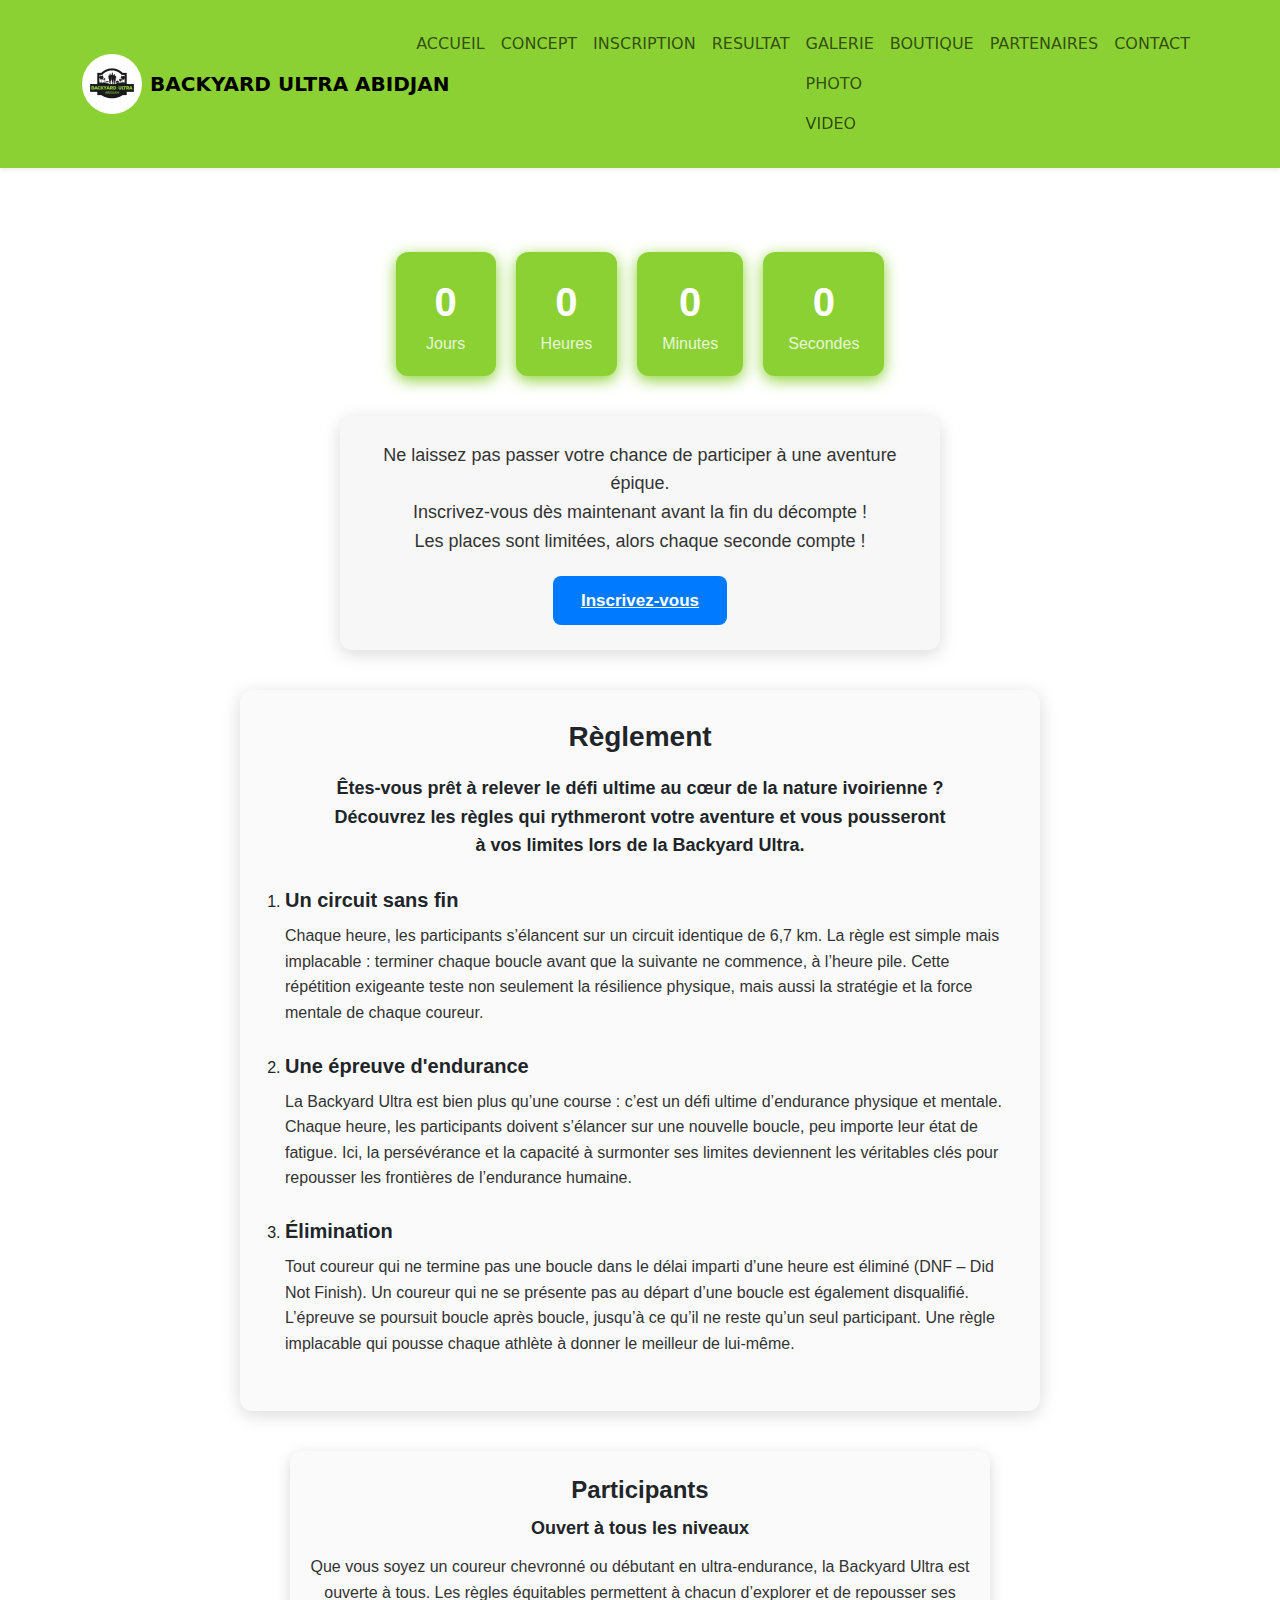
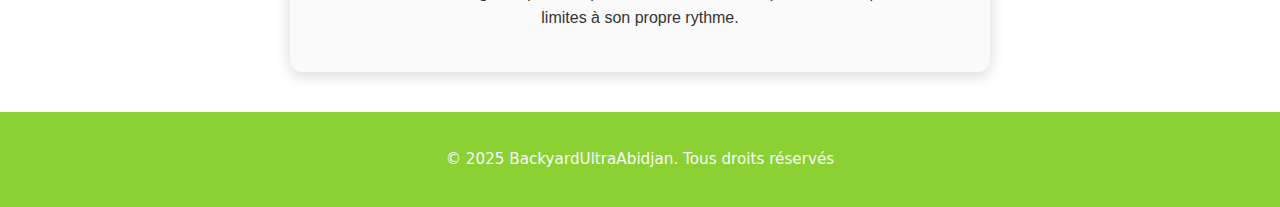
<file: inscription.html>
<!doctype html>
<html lang="fr">
<head>
  <meta charset="utf-8">
  <meta name="viewport" content="width=device-width,initial-scale=1">
  <title>BACKYARD ULTRA ABIDJAN — Accueil</title>
  <!-- Bootstrap 5 CDN -->
  <link rel="stylesheet" href="css/style.css">
  <link href="https://cdn.jsdelivr.net/npm/bootstrap@5.3.3/dist/css/bootstrap.min.css" rel="stylesheet">
</head>
<body>
  <header class="site-header sticky-top shadow-sm">
    <nav class="navbar navbar-expand-lg navbar-light bg-">
      <div class="container">
        <!-- Logo -->
        <a class="navbar-brand d-flex align-items-center gap-2" href="index.html">
          <img src="f1ff922e-295b-49ad-bebc-51eb7b3613b9.jpg" alt="logo" class="rounded-circle" width="60" height="60">
          <span class="fw-bold">BACKYARD ULTRA ABIDJAN</span>
        </a>

        <!-- Bouton menu mobile -->
        <button class="navbar-toggler" type="button" data-bs-toggle="collapse" data-bs-target="#mainNav" aria-controls="mainNav" aria-expanded="false" aria-label="Ouvrir le menu">
          <span class="navbar-toggler-icon"></span>
        </button>

          
        <!-- Navigation principale -->
        <div class="collapse navbar-collapse" id="mainNav">
          <ul class="navbar-nav ms-auto mb-2 mb-lg-0">
            <li class="nav-item"><a class="nav-link" href="index.html">ACCUEIL</a></li>
            <li class="nav-item"><a class="nav-link" href="concept.html">CONCEPT</a></li>
            <li class="nav-item"><a class="nav-link" href="inscription.html">INSCRIPTION</a></li>
            <li class="nav-item"><a class="nav-link" href="resultat.html">RESULTAT</a></li>
             <div>
              <li class="nav-item"><a class="nav-link" href="galerie.html">GALERIE</a></li>
               <li class="nav-item photos">
              <a class="nav-link" href="galerie.html">PHOTO</a>
              <ul class="masquer">
                <li class="nav-item"><a class="nav-link" href="">Edition 2023</a></li>
                <li class="nav-item"><a class="nav-link" href="">Edition 2024</a></li>
                <li class="nav-item"><a class="nav-link" href="">Edition 2025</a></li>
                <li class="nav-item"><a class="nav-link" href="">Edition 2026</a></li>
              </ul>
            </li>
            <li class="nav-item photos">
              <a class="nav-link" href="galerie.html">VIDEO</a>
              <ul class="masquer">
                <li class="nav-item"><a class="nav-link" href="">Edition 2023</a></li>
                <li class="nav-item"><a class="nav-link" href="">Edition 2024</a></li>
                <li class="nav-item"><a class="nav-link" href="">Edition 2025</a></li>
                <li class="nav-item"><a class="nav-link" href="">Edition 2026</a></li>
              </ul>
            </li>
           </div> 
            <!-- <li class="nav-item"><a class="nav-link" href="galerie.html">GALERIE</a></li> -->
            <li class="nav-item"><a class="nav-link" href="boutique.html">BOUTIQUE</a></li>
            <li class="nav-item"><a class="nav-link" href="partenaire.html">PARTENAIRES</a></li>
            <li class="nav-item"><a class="nav-link" href="contact.html">CONTACT</a></li>
          </ul>
        </div>
      </div> 
    </nav>  
   </header> 

   <div class="countdown-container">
    <h2 class="inscription-h2">Insrivez-vous avant la fin du décompte!</h2>

    <div class="countdown">
        <div class="time-box">
            <span id="days">0</span>
            <p>Jours</p>
        </div>
        <div class="time-box">
            <span id="hours">0</span>
            <p>Heures</p>
        </div>
        <div class="time-box">
            <span id="minutes">0</span>
            <p>Minutes</p>
        </div>
        <div class="time-box">
            <span id="seconds">0</span>
            <p>Secondes</p>
        </div>
    </div>
   
</div>
<div class="cta-box">
  <p>
    Ne laissez pas passer votre chance de participer à une aventure épique. <br>
    Inscrivez-vous dès maintenant avant la fin du décompte ! <br>
    Les places sont limitées, alors chaque seconde compte !
  </p>

  <a href="https://ton-lien-ici.com" class="btn-link">Inscrivez-vous</a>
</div>
<div class="reglement-box">
  <h3>Règlement</h3>

  <p class="intro">
    <strong>
      Êtes-vous prêt à relever le défi ultime au cœur de la nature ivoirienne ? <br>
      Découvrez les règles qui rythmeront votre aventure et vous pousseront <br>
      à vos limites lors de la Backyard Ultra.
    </strong>
  </p>

  <ol>
    <li>
      <strong>Un circuit sans fin</strong>
      <p>
        Chaque heure, les participants s’élancent sur un circuit identique de 6,7 km.  
        La règle est simple mais implacable : terminer chaque boucle avant que la suivante  
        ne commence, à l’heure pile. Cette répétition exigeante teste non seulement la  
        résilience physique, mais aussi la stratégie et la force mentale de chaque coureur.
      </p>
    </li>

    <li>
      <strong>Une épreuve d'endurance</strong>
      <p>
        La Backyard Ultra est bien plus qu’une course : c’est un défi ultime d’endurance  
        physique et mentale. Chaque heure, les participants doivent s’élancer sur une  
        nouvelle boucle, peu importe leur état de fatigue. Ici, la persévérance et la  
        capacité à surmonter ses limites deviennent les véritables clés pour repousser  
        les frontières de l’endurance humaine.
      </p>
    </li>

    <li>
      <strong>Élimination</strong>
      <p>
        Tout coureur qui ne termine pas une boucle dans le délai imparti d’une heure  
        est éliminé (DNF – Did Not Finish). Un coureur qui ne se présente pas au départ  
        d’une boucle est également disqualifié. L’épreuve se poursuit boucle après boucle,  
        jusqu’à ce qu’il ne reste qu’un seul participant. Une règle implacable qui pousse  
        chaque athlète à donner le meilleur de lui-même.
      </p>
    </li>

    
  </ol>
</div>

<div class="participants-box">
    <h4><strong>Participants</strong></h4>

    <strong class="subtitle">Ouvert à tous les niveaux</strong>

    <p>
        Que vous soyez un coureur chevronné ou débutant en ultra-endurance,  
        la Backyard Ultra est ouverte à tous. Les règles équitables permettent  
        à chacun d’explorer et de repousser ses limites à son propre rythme.
    </p>
</div>






  <footer>
   <div class="container">
    <div class="center">&copy; <span id="year"></span>2025 BackyardUltraAbidjan. Tous droits réservés</div>
   </div>
  </footer>
  

    
  </body>
  </html>
</file>
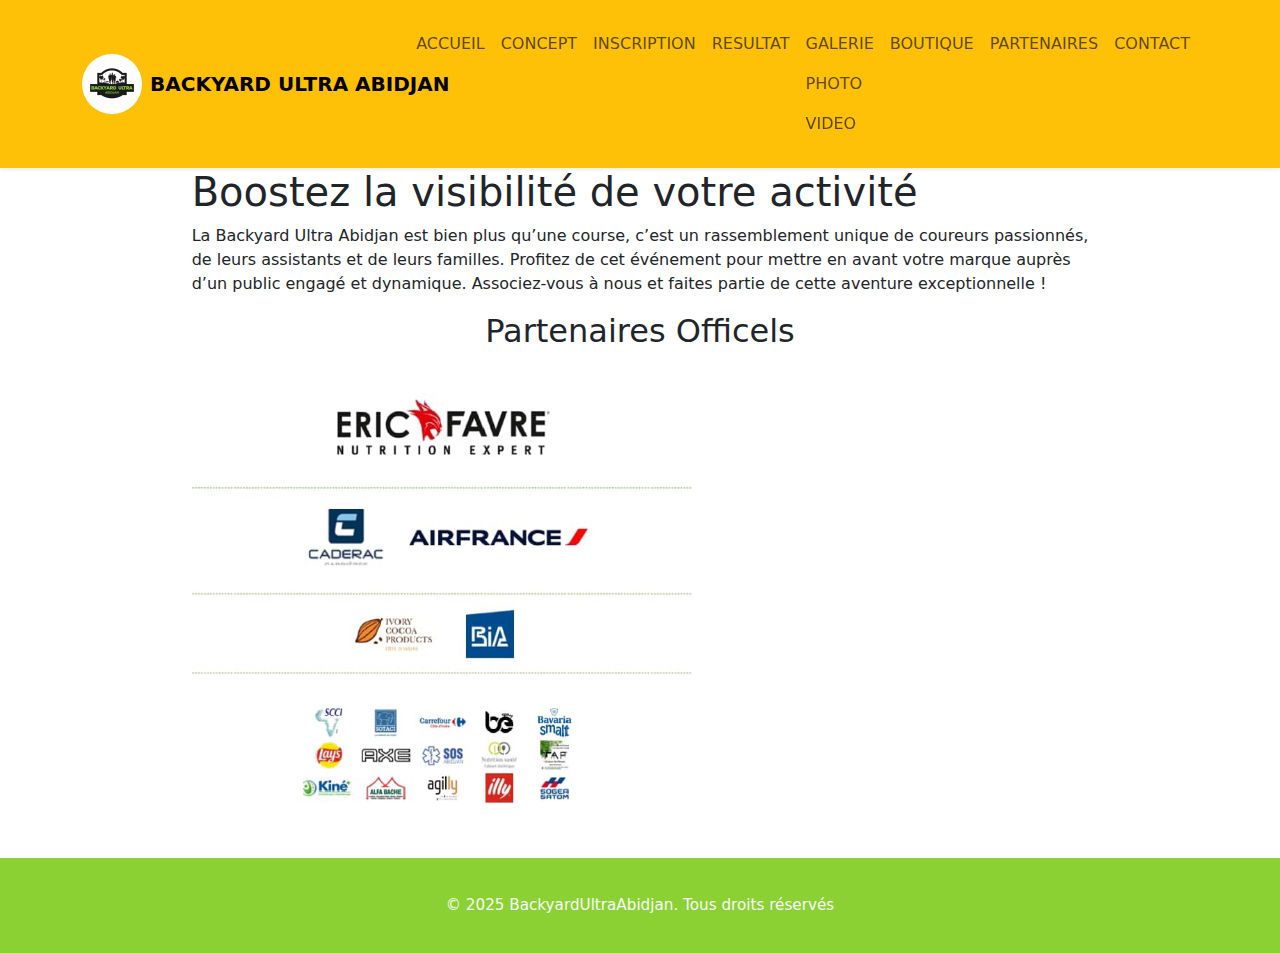
<file: partenaire.html>
<!doctype html>
<html lang="fr">
<head>
  <meta charset="utf-8">
  <meta name="viewport" content="width=device-width,initial-scale=1">
  <title>BACKYARD ULTRA ABIDJAN — Accueil</title>
  <!-- Bootstrap 5 CDN -->
  <link rel="stylesheet" href="css/style.css">
  <link href="https://cdn.jsdelivr.net/npm/bootstrap@5.3.3/dist/css/bootstrap.min.css" rel="stylesheet">
</head>
<body>
  <header class="site-header sticky-top shadow-sm">
    <nav class="navbar navbar-expand-lg navbar-light bg-warning">
      <div class="container">
        <!-- Logo -->
        <a class="navbar-brand d-flex align-items-center gap-2" href="index.html">
          <img src="f1ff922e-295b-49ad-bebc-51eb7b3613b9.jpg" alt="logo" class="rounded-circle" width="60" height="60">
          <span class="fw-bold">BACKYARD ULTRA ABIDJAN</span>
        </a>

        <!-- Bouton menu mobile -->
        <button class="navbar-toggler" type="button" data-bs-toggle="collapse" data-bs-target="#mainNav" aria-controls="mainNav" aria-expanded="false" aria-label="Ouvrir le menu">
          <span class="navbar-toggler-icon"></span>
        </button>

        <!-- Navigation principale -->
        <div class="collapse navbar-collapse" id="mainNav">
          <ul class="navbar-nav ms-auto mb-2 mb-lg-0">
            <li class="nav-item"><a class="nav-link" href="index.html">ACCUEIL</a></li>
            <li class="nav-item"><a class="nav-link" href="concept.html">CONCEPT</a></li>
            <li class="nav-item"><a class="nav-link" href="inscription.html">INSCRIPTION</a></li>
            <li class="nav-item"><a class="nav-link" href="resultat.html">RESULTAT</a></li>
             <div>
              <li class="nav-item"><a class="nav-link" href="galerie.html">GALERIE</a></li>
               <li class="nav-item photos">
              <a class="nav-link" href="galerie.html">PHOTO</a>
              <ul class="masquer">
                <li class="nav-item"><a class="nav-link" href="">Edition 2023</a></li>
                <li class="nav-item"><a class="nav-link" href="">Edition 2024</a></li>
                <li class="nav-item"><a class="nav-link" href="">Edition 2025</a></li>
                <li class="nav-item"><a class="nav-link" href="">Edition 2026</a></li>
              </ul>
            </li>
            <li class="nav-item photos">
              <a class="nav-link" href="galerie.html">VIDEO</a>
              <ul class="masquer">
                <li class="nav-item"><a class="nav-link" href="">Edition 2023</a></li>
                <li class="nav-item"><a class="nav-link" href="">Edition 2024</a></li>
                <li class="nav-item"><a class="nav-link" href="">Edition 2025</a></li>
                <li class="nav-item"><a class="nav-link" href="">Edition 2026</a></li>
              </ul>
            </li>
           </div> 
            <!-- <li class="nav-item"><a class="nav-link" href="galerie.html">GALERIE</a></li> -->
            <li class="nav-item"><a class="nav-link" href="boutique.html">BOUTIQUE</a></li>
            <li class="nav-item"><a class="nav-link" href="partenaire.html"> PARTENAIRES</a></li>
            <li class="nav-item"><a class="nav-link" href="contact.html">CONTACT</a></li>
                 </ul>
        </div>
      </div> 
    </nav>  
   </header> 
<div style="display: grid; justify-content: center; background-image: f1ff922e-295b-49ad-bebc-51eb7b3613b9.jpg;">
   <h1 >Boostez la visibilité de votre activité</h1>


   <p>
    La Backyard Ultra Abidjan est bien plus qu’une course, c’est un rassemblement unique de coureurs passionnés, <br>de leurs assistants et de leurs familles. Profitez de cet événement pour mettre en avant votre marque auprès <br>d’un public engagé et dynamique.
    Associez-vous à nous et faites partie de cette aventure exceptionnelle !

    </p>
<h2 style="text-align: center;">Partenaires Officels</h2>

   <div>
    <img src="images/home/76324b6c-1132-434f-97ac-81d3a59d4fc3.jpeg"  alt="" height="500px" width="500px">
    
   </div>
</div>
  <footer>
   <div class="container">
    <div class="center">&copy; <span id="year"></span>2025 BackyardUltraAbidjan. Tous droits réservés</div>
   </div>
  </footer>
    
  </body>
  </html>
</file>
<file: css/style.css>
:root{
  --primary:#0d6efd;
  --bg:rgba(139,209,51,1);
  --card:#ffffff;
}
*{box-sizing:border-box}
body{font-family:Inter, system-ui, -apple-system, 'Segoe UI', Roboto, Arial; background:rgba(139,209,51,1); color:#111; margin:0}
.container{max-width:1100px;margin:0 auto;padding:1rem}
a{color:var(--primary);text-decoration:none}
img{max-width:100%;display:block}

/* Header */
.site-header{background:rgba(139,209,51,1);position:sticky;top:0;z-index:1000;box-shadow:0 6px 18px rgba(139,209,51,1)}
.header-inner{display:flex;align-items:center;justify-content:space-between;padding:0.8rem}
.brand{display:flex;align-items:center;gap:0.6rem;font-weight:700}
.logo{width:56px;height:56px;border-radius:50%;object-fit:cover}
.nav{display:flex}
.nav ul{display:flex;gap:1rem;align-items:center;list-style:none;margin:0;padding:0}
.nav a{padding:0.4rem 0.6rem;border-radius:6px}
.nav a:hover{background:rgba(139,209,51,1)}
.nav-toggle{display:none;background:transparent;border:0;font-size:1.4rem}


/* Dropdown */
.has-dropdown{position:relative}
.dropdown{position:absolute;left:0;top:calc(100% + 8px);background:var(--card);box-shadow:0 8px 24px rgba(139,209,51,1);border-radius:8px;padding:0.4rem;display:none;min-width:180px}
.dropdown li{list-style:none}
.dropdown a{display:block;padding:0.6rem 0.8rem}
.has-dropdown:hover .dropdown{display:block}

/* Hero Slider */
.hero-slider{position:relative;overflow:hidden;padding:0 12px !important;height:70vh;}
.slider-wrap{display:flex;transition:transform 0.7s cubic-bezier(.22,.9,.26,1);min-height:70vh;}
.slide{min-height:100%;min-width:80%;background-size:cover;background-position:center;display:flex;align-items:center;justify-content:center;}
.slide-inner{background:linear-gradient(180deg, rgba(0,0,0,0.45), rgba(0,0,0,0.25));color:#fff;padding:2rem;border-radius:10px;margin-left:3rem}
.slide-inner h2{font-size:2rem;margin-bottom:0.5rem}
.btn{display:inline-block;background:var(--primary);color:#fff;padding:0.7rem 1.1rem;border-radius:999px;font-weight:600}
.slider-controls{position:absolute;right:1rem;top:50%;transform:translateY(-50%);display:flex;gap:0.5rem}
.slider-controls button{background:rgba(255,255,255,0.85);border:0;padding:0.4rem 0.6rem;border-radius:6px}

/* Features */
.features{display:grid;grid-template-columns:repeat(3,1fr);gap:1rem;margin-top:1.5rem}
.features article{background:var(--card);padding:1rem;border-radius:10px;box-shadow:0 6px 18px rgba(12,12,12,0.04)}

/* Stats */
.stats{display:flex;justify-content:space-between;margin:2rem 0}
.stat{text-align:center}
.stat h4{font-size:2rem}

/* News */
.news-grid{display:grid;grid-template-columns:repeat(2,1fr);gap:1rem}
.card{background:var(--card);padding:0.6rem;border-radius:10px}
.card img{height:160px;object-fit:cover;border-radius:8px}

/* Gallery */
.gallery{display:grid;grid-template-columns:repeat(3,1fr);gap:0.6rem;margin-top:1rem}
.gallery figure{background:var(--card);border-radius:8px;overflow:hidden;cursor:pointer}
.gallery img{display:block}

/* Lightbox */
.lightbox{position:fixed;inset:0;display:flex;align-items:center;justify-content:center;background:rgba(0,0,0,0.8);z-index:2000}
.lightbox.hidden{display:none}
.lb-img{max-width:90%;max-height:80%}
.lb-close{position:absolute;right:2rem;top:2rem;background:transparent;border:0;color:#fff;font-size:1.4rem}

/* Modal */
.modal{position:fixed;inset:0;background:rgba(0,0,0,0.75);display:flex;align-items:center;justify-content:center}
.modal.hidden{display:none}
.modal-inner{width:90%;max-width:900px;background:#000;padding:0.6rem;border-radius:8px}
.modal-video{width:100%;height:480px}
.modal-close{position:absolute;right:1rem;top:1rem;background:transparent;border:0;color:#fff;font-size:1.4rem}

/* Footer */
.site-footer{background:rgba(139,209,51,1);margin-top:2rem;padding:1rem 0;border-top:1px solid rgba(0,0,0,0.04)}
.footer-inner{display:flex;justify-content:space-between;align-items:center}

/* Responsive */
@media (max-width:900px){
  .features{grid-template-columns:1fr}
  .news-grid{grid-template-columns:1fr}
  .gallery{grid-template-columns:repeat(2,1fr)}
}
@media (max-width:700px){
  .nav{display:none}
  .nav-toggle{display:block}
  .nav.active{display:block}
  .header-inner{gap:1rem}
  .gallery{grid-template-columns:1fr}
}
/* Section Contact */
/* Section Contact */
/* #contact {
  background-color: #f8f9fa;
  padding: 60px 0;
}

#contact .section-title {
  font-size: 2rem;
  font-weight: 700;
  color: #343a40;
  margin-bottom: 20px;
} */
.navbar {
            background-color: rgba(139,209,51,1);
            z-index: 20; 
        }
#contact p {
  font-size: 1rem;
  color: #6c757d;
}

#contact ul li {
  margin-bottom: 10px;
  font-size: 1rem;
  color: #495057;
}

#contact ul li strong {
  color: #212529;
}

/* Formulaire */
#contactForm {
  background-color: #ffffff;
  border: 1px solid #dee2e6;
  border-radius: 8px;
  box-shadow: 0 4px 12px rgba(0, 0, 0, 0.05);
}

#contactForm .form-label {
  font-weight: 600;
  color: #495057;
}

#contactForm .form-control {
  border-radius: 6px;
  border: 1px solid #ced4da;
  transition: border-color 0.3s ease-in-out;
}

#contactForm .form-control:focus {
  border-color: #0d6efd;
  box-shadow: 0 0 0 0.2rem rgba(13, 110, 253, 0.25);
}

#contactForm .btn-primary {
  background-color: #0d6efd;
  border: none;
  padding: 10px 20px;
  font-weight: 600;
  border-radius: 6px;
  transition: background-color 0.3s ease-in-out;
}

#contactForm .btn-primary:hover {
  background-color: #0b5ed7;
}
/* Footer */
footer {
  background-color:rgba(139,209,51,1);
  color: #f8f9fa;
  padding: 20px 0;
  font-size: 0.95rem;
  width: 100%;
  text-align: center;

}

/* footer .container {
  display: flex;
  justify-content: center;
  align-items: center;
} */

/* footer span#year {
  font-weight: bold;

} */
.site-header{
  background-color: burlywood !important;
}

.photos {
  position: relative;
}

.masquer {
  position: absolute;
  opacity: 0;
  pointer-events: none;
  list-style: none;
  transform: translateY(-50px);
  background-color: #ffffff;
  transition: 0.5s ease-in-out;
  text-align: center;
  border-top: 5px solid orange;
}

.masquer {
  padding: 0;
  margin: 0;
}

.masquer li {
  min-width: 10vw;
  width: auto;
  margin: 10px 0;
}

.masquer a {
  min-width: 30px;
}

.masquer li:hover {
  background-color: #6c757d;
  transition: 0.5s ease-in-out;
}

.photos:hover .masquer {
  opacity: 1;
  pointer-events: all;
  transform: none;
  z-index: 5;
}

.card {
  position: relative;
  width: 100%;
  height: 250px;
  border-radius: 14px;
  z-index: 1111;
  overflow: hidden;
  display: flex;
  flex-direction: column;
  align-items: center;
  justify-content: center;
  box-shadow: 20px 20px 60px #bebebe, -20px -20px 60px #ffffff;
  ;
}

.bg {
  position: absolute;
  top: 5px;
  left: 5px;
  width: 100%;
  height: 240px;
  z-index: 2;
  background: rgba(255, 255, 255, .95);
  backdrop-filter: blur(24px);
  border-radius: 10px;
  overflow: hidden;
  outline: 2px solid white;
}

.blob {
  position: absolute;
  z-index: 1;
  top: 50%;
  left: 50%;
  width: 150px;
  height: 150px;
  border-radius: 50%;
  background-color: #ff0000;
  opacity: 1;
  filter: blur(12px);
  animation: blob-bounce 5s infinite ease;
}

@keyframes blob-bounce {
  0% {
    transform: translate(-100%, -100%) translate3d(0, 0, 0);
  }

  25% {
    transform: translate(-100%, -100%) translate3d(100%, 0, 0);
  }

  50% {
    transform: translate(-100%, -100%) translate3d(100%, 100%, 0);
  }

  75% {
    transform: translate(-100%, -100%) translate3d(0, 100%, 0);
  }

  100% {
    transform: translate(-100%, -100%) translate3d(0, 0, 0);
  }
}

/* .cover1 {
    background: url(../images/home/cover1.jpg);
    background-size: cover;
}
.cover2 {
    background: url(../images/home/cover2.jpg);
    background-size: cover;
}
.cover3 {
    background: url(../images/home/cover3.jpg);
    background-size: cover;
}
.cover4 {
    background: url(../images/home/cover4.jpg);
    background-size: cover;
}
.cover5 {
    background: url(../images/home/cover5.jpg);
    background-size: cover;
}
.cover6 {
    background: url(../images/home/cover6.jpg);
    background-size: cover;
}
.cover7 {
    background: url(../images/home/cover7.jpg);
    background-size: cover;
}
.cover8 {
    background: url(../images/home/cover8.jpg);
    background-size: cover;
}
.cover9 {
    background: url(../images/home/cover9.jpg);
    background-size: cover;
}
.cover10 {
    background: url(../images/home/cover10.jpeg);
    background-size: cover; */
/* } */

 
.button_CTA {
  font-size: 1.4em;
  padding: 0.6em 0.8em;
  border-radius: 0.5em;
  border: none;
  background-color: #000;
  color: #fff;
  cursor: pointer;
  box-shadow: 2px 2px 3px #000000b4;
  z-index: 5;
}

.CTAA {
  position: relative;
  padding: 3px;
  background: linear-gradient(90deg, #03a9f4, #f441a5);
  border-radius: 0.9em;
  transition: all 0.4s ease;
}

.CTAA::before {
  content: "";
  position: absolute;
  inset: 0;
  margin: auto;
  border-radius: 0.9em;
  z-index: -10;
  filter: blur(0);
  transition: filter 0.4s ease;
}

.CTAA:hover::before {
  background: linear-gradient(90deg, #03a9f4, #f441a5);
  filter: blur(1.2em);
}
.CTAA:active::before {
  filter: blur(0.2em);
}

#inscription:hover{
  background: rgb(0, 0, 0); 
  transition: 0.5s ease-in-out;
}

.grid {
  list-style-type: none;
  padding: 0;
  margin: 0;
}
.grid::after {
  content: '';
  display: block;
  clear: both;
}

.grid-item {
  float: left;
  overflow: hidden;
  padding: 3px;
  margin: 0;
  width: 100%;
}

@media (min-width: 768px) {
  .grid-item-sm-6 {
    width: 50%;
  }

  .grid-item-sm-3 {
    width: 25%;
  }

  .section-title {
    margin: 0 0 30px;
  }

  figure {
    margin-bottom: 0;
  }
}
@media (min-width: 992px) {
  .schedule-box {
    margin: 0;
  }

  .grid-item-md-6 {
    width: 50%;
  }

  .grid-item-md-3 {
    width: 25%;
  }
}
.text-white{
  text-align: center; font-size: 20px; color: green;
}
/* ---------------------------------
   1. STYLES DE BASE ET CENTRAGE
   --------------------------------- */
.concept-container {
  /* Centrage du bloc de contenu sur la page */
  max-width: 800px; /* Limite la largeur pour une meilleure lisibilité */
  margin: 50px auto; /* Centre horizontalement et ajoute de l'espace vertical */
  padding: 40px; /* Espace intérieur */
  
  /* Style de base du conteneur */
  font-family: 'Montserrat', sans-serif; /* Police moderne et lisible */
  background: #ffffff; /* Fond blanc */
  border-radius: 15px; /* Bords très arrondis */
  box-shadow: 0 10px 30px rgba(32, 78, 96, 0.1); /* Ombre douce */
  
  /* Application de l'animation Keyframe à l'ensemble du conteneur */
  border: 5px solid transparent;
  animation: cadre-lumineux 5s infinite linear;
}

/* ---------------------------------
   2. TYPOGRAPHIE ET COULEURS
   --------------------------------- */
.concept-container h1 {
  text-align: center;
  font-size: 2.5em;
  color: #007bff; /* Bleu éclatant pour le titre */
  margin-bottom: 20px;
  text-transform: uppercase;
  letter-spacing: 2px;
  padding-bottom: 10px;
  border-bottom: 3px solid #007bff; /* Ligne de séparation sous le titre */
}

.concept-container p {
  text-align: center;
  font-size: 1.2em;
  color: #555;
  margin-top: 30px;
  margin-bottom: 25px;
}

/* ---------------------------------
   3. STYLES DE LA LISTE
   --------------------------------- */
.concept-container ul {
  list-style: none; /* Supprime les puces par défaut */
  padding: 0;
  margin: 0;
}

.concept-container li {
  background-color: #e9f7ff; /* Arrière-plan bleu très clair pour chaque élément */
  padding: 15px 20px;
  margin-bottom: 10px;
  border-radius: 8px;
  transition: transform 0.3s ease, box-shadow 0.3s ease;
  font-size: 1.1em;
  color: #333;
  line-height: 1.5;
}

/* Effet au survol (hover) pour l'interactivité */
.concept-container li:hover {
  transform: translateY(-3px); /* Soulève légèrement l'élément */
  box-shadow: 0 5px 15px rgba(0, 123, 255, 0.2);
}

.concept-container li strong {
  color: #28a745; /* Vert vif pour mettre en valeur les points clés */
  font-weight: 700;
}

/* ---------------------------------
   4. KEYFRAME (Animation pour le Cadre)
   --------------------------------- */
@keyframes cadre-lumineux {
  0% {
    border-color: #007bff; /* Bleu course */
    box-shadow: 0 0 20px rgba(0, 123, 255, 0.8);
  }
  25% {
    border-color: #28a745; /* Vert nature */
    box-shadow: 0 0 25px rgba(40, 167, 69, 0.8);
  }
  50% {
    border-color: #4d07ff; /* Jaune énergie */
    box-shadow: 0 0 20px rgba(7, 255, 52, 0.705);
  }
  75% {
    border-color: #363592; /* Rouge défi */
    box-shadow: 0 0 25px rgba(71, 49, 179, 0.8);
  }
  100% {
    border-color: #007bff;
    box-shadow: 0 0 20px rgba(0, 123, 255, 0.8);
  }
}
/* CONTAINER PRINCIPAL */
.expectations-container {
    max-width: 900px;
    margin: 50px auto;
    text-align: center;
    padding: 40px;
    border-radius: 20px;
    background: linear-gradient(135deg, green, rgba(139,209,51,1));
    box-shadow: 0 8px 25px rgba(0,0,0,0.2);
    animation: fadeIn 1.5s ease-in-out;
}

.concept-h3{
  color: blue;
}

/* TITRE PRINCIPAL */
.expectations-container h2 {
    color: white;
    font-size: 2.3rem;
    letter-spacing: 2px;
    margin-bottom: 25px;
    animation: slideDown 1.2s ease-out;
}

/* LISTE PRINCIPALE */
.expectations-list {
    list-style: none;
    padding: 0;
    margin: 0;
}

/* ELEMENTS */
.list-item {
    background: white;
    padding: 20px;
    margin: 15px 0;
    border-radius: 15px;
    box-shadow: 0 5px 15px rgba(0,0,0,0.1);
    transition: transform .3s, box-shadow .3s;
    animation: slideUp 1s ease-out;
}

/* ANIMATION SURVOL */
.list-item:hover {
    transform: translateY(-5px) scale(1.02);
    box-shadow: 0 10px 25px rgba(0,0,0,0.15);
}

/* TITRE DE CHAQUE LISTE */
.list-item h3 {
    color: blue;
    margin-bottom: 10px;
}

/* SOUS-LISTES */
.sub-list {
    margin-top: 10px;
    text-align: left;
    list-style: disc;
    padding-left: 30px;
    color: #444;
}

/* ANIMATIONS KEYFRAMES */
@keyframes fadeIn {
    from { opacity: 0; transform: scale(0.95); }
    to { opacity: 1; transform: scale(1); }
}

@keyframes slideUp {
    from { opacity: 0; transform: translateY(30px); }
    to { opacity: 1; transform: translateY(0); }
}

@keyframes slideDown {
    from { opacity: 0; transform: translateY(-20px); }
    to { opacity: 1; transform: translateY(0); }
}
/* SECTION PRINCIPALE */
.sponsor-section {
    max-width: 900px;
    margin: 50px auto;
    padding: 40px;
    text-align: center;

    background: rgba(255,255,255,0.85);
    backdrop-filter: blur(4px);

    border-radius: 20px;
    border: 2px solid rgba(139,209,51,1);;
    box-shadow: 0 8px 25px rgba(0,0,0,0.15);

    background-image: url("f1ff922e-295b-49ad-bebc-51eb7b3613b9.jpg");
    background-size: cover;
    background-position: center;

    animation: fadeIn 1.5s ease-in-out;
}

/* TITRE */
.sponsor-section h1 {
    font-size: 2.4rem;
    color: #ff8800;
    margin-bottom: 20px;
    animation: slideDown 1s ease-out;
}

/* PARAGRAPHE */
.sponsor-section p {
    font-size: 1.1rem;
    color: #333;
    line-height: 1.7;
    margin-bottom: 30px;
    animation: slideUp 1.2s ease-out;
}

/* PARTENAIRES */
.sponsor-section h2 {
    font-size: 1.8rem;
    margin-bottom: 20px;
    color: #222;
    animation: zoomIn 1.3s ease-in-out;
}

/* IMAGE PARTENAIRE */
.partner-image img {
    width: 350px;
    height: auto;
    border-radius: 15px;
    border: 3px solid #ff8800;
    box-shadow: 0 10px 25px rgba(0,0,0,0.2);
    animation: fadeIn 2s ease-in-out;
    transition: transform .4s ease, box-shadow .4s ease;
}

.partner-image img:hover {
    transform: scale(1.05);
    box-shadow: 0 15px 35px rgba(0,0,0,0.25);
}

/* ANIMATIONS */
@keyframes fadeIn {
    from { opacity: 0; transform: scale(0.95); }
    to { opacity: 1; transform: scale(1); }
}

@keyframes slideUp {
    from { opacity: 0; transform: translateY(40px); }
    to { opacity: 1; transform: translateY(0); }
}

@keyframes slideDown {
    from { opacity: 0; transform: translateY(-40px); }
    to { opacity: 1; transform: translateY(0); }
}

@keyframes zoomIn {
    from { opacity: 0; transform: scale(0.7); }
    to { opacity: 1; transform: scale(1); }
}
/* CONTENEUR DE L’IMAGE — CENTRAGE PARFAIT */
.partner-image {
    display: flex;
    justify-content: center;
    align-items: center;
    width: 100%;
}

/* IMAGE PARTENAIRE */
.partner-image img {
    width: 500px;
    height: auto;
    border-radius: 15px;
    border: 3px solid rgba(139,209,51,1);
    box-shadow: 0 10px 25px rgba(0,0,0,0.2);
    animation: fadeIn 2s ease-in-out;
    transition: transform .4s ease, box-shadow .4s ease;
}

.partner-image img:hover {
    transform: scale(1.05);
    box-shadow: 0 15px 35px rgba(0,0,0,0.25);
}
.contact-card {
            width: 100%;
            max-width: 900px;
            padding: 40px 30px;
            background: #ffffff;
            border-radius: 20px;
            box-shadow: 0 10px 30px rgba(0, 0, 0, 0.15); /* Encadrement élégant */
            border: 2px solid #1a73e8; /* Bordure thématique */
            opacity: 0;
            animation: fadeIn 1s ease-out forwards; /* Animation d'apparition */
        }

        /* -------------------------------------- */
        /* 2. TYPOGRAPHIE ET ENTÊTES              */
        /* -------------------------------------- */
        .title {
            color: #1a73e8;
            font-size: 2.5em;
            text-align: center;
            margin-bottom: 10px;
        }

        .description {
            text-align: center;
            color: #555;
            font-size: 1.1em;
            margin-bottom: 30px;
            padding: 0 15px;
        }
        
        .subheader {
            color: #74a84a; /* Couleur verte pour les sous-titres */
            font-size: 1.4em;
            text-align: center;
            margin: 20px 0 25px 0;
            text-transform: uppercase;
        }

        .separator {
            border: none;
            height: 1px;
            background-color: #e0e0e0;
            margin: 40px auto;
            width: 50%;
        }

        /* -------------------------------------- */
        /* 3. GRILLE DE CONTACTS & ANIMATION      */
        /* -------------------------------------- */
        .contact-grid {
            display: grid;
            grid-template-columns: repeat(auto-fit, minmax(350px, 1fr)); /* 2 colonnes sur grand écran, 1 sur petit */
            gap: 20px;
        }

        .contact-item {
            display: flex;
            align-items: center;
            background-color: #f8faff; /* Arrière-plan des blocs de contact */
            padding: 20px;
            border-radius: 10px;
            box-shadow: 0 5px 15px rgba(0, 0, 0, 0.05);
            transition: all 0.3s ease;
            opacity: 0;
            animation: fadeInUp 0.5s ease-out forwards; /* Animation en cascade */
        }

        /* Décalage temporel pour l'animation */
        .item-1 { animation-delay: 0.2s; }
        .item-2 { animation-delay: 0.4s; }
        .item-3 { animation-delay: 0.6s; }
        .item-4 { animation-delay: 0.8s; }

        .contact-item:hover {
            transform: translateY(-5px);
            box-shadow: 0 10px 20px rgba(0, 0, 0, 0.1);
        }

        .icon-wrap {
            margin-right: 15px;
            font-size: 1.5em;
            color: #1a73e8; /* Couleur principale des icônes */
            min-width: 40px; /* Assure que le texte s'aligne */
            text-align: center;
        }

        .contact-title {
            font-size: 0.9em;
            color: #74a84a; /* Sous-titre en vert */
            margin: 0 0 3px 0;
            text-transform: uppercase;
            letter-spacing: 0.5px;
        }

        .contact-detail {
            font-size: 1.1em;
            font-weight: bold;
            color: #333;
            margin: 0;
            word-break: break-word; /* Gestion des longs numéros de téléphone */
        }

        /* -------------------------------------- */
        /* 4. KEYFRAMES ET ICONES SOCIALES        */
        /* -------------------------------------- */

        @keyframes fadeIn {
            from { opacity: 0; }
            to { opacity: 1; }
        }

        @keyframes fadeInUp {
            from {
                opacity: 0;
                transform: translateY(20px);
            }
            to {
                opacity: 1;
                transform: translateY(0);
            }
        }

        .social-icons {
            text-align: center;
            margin-top: 30px;
        }

        .social-link {
            display: inline-flex;
            justify-content: center;
            align-items: center;
            width: 50px;
            height: 50px;
            background-color: #1a73e8;
            color: #fff;
            border-radius: 50%;
            font-size: 1.5em;
            margin: 0 10px;
            transition: all 0.3s ease;
            text-decoration: none;
        }

        .social-link:hover {
            background-color: #74a84a; /* Changement de couleur au survol */
            transform: scale(1.1) rotate(5deg); /* Petit effet de rotation/zoom */
            box-shadow: 0 0 15px rgba(116, 168, 74, 0.5);
        }

        /* Styles spécifiques pour WhatsApp pour rester dans la charte */
         .social-link:nth-child(5) {
            background-color: #25D366; 
        }
        .social-link:nth-child(4){
          background-color: #000;
        }
        /* Rendre le conteneur responsif sur mobile */
        @media (max-width: 768px) {
            .contact-grid {
                grid-template-columns: 1fr;
            }
        }
     /* -------------------------------------- */
/* KEYFRAMES (Animations)                 */
/* -------------------------------------- */

/* 1. Animation d'apparition pour le bloc principal */
@keyframes fadeIn {
    from { 
        opacity: 0; 
        transform: translateY(20px);
    }
    to { 
        opacity: 1; 
        transform: translateY(0);
    }
}

/* 2. Animation d'apparition en cascade pour les éléments de contact */
@keyframes fadeInUp {
    from {
        opacity: 0;
        transform: translateY(30px);
    }
    to {
        opacity: 1;
        transform: translateY(0);
    }
}

/* -------------------------------------- */
/* STYLES GÉNÉRAUX & CENTRAGE             */
/* -------------------------------------- */
 .contact-section{
    font-family: 'Segoe UI', Tahoma, Geneva, Verdana, sans-serif;
    background-color: #f4f7f6; /* Arrière-plan doux */
    
    /* CENTRAGE PARFAIT AVEC FLEXBOX */
    display: flex;
    justify-content: center; /* Centrage horizontal */
    align-items: center;     /* Centrage vertical */
    min-height: 100vh;
    
    margin: 0;
    padding: 30px;
    overflow-x: hidden;
}

.contact-card {
    width: 100%;
    max-width: 900px;
    padding: 40px 30px;
    background: #ffffff;
    
    /* ENCADREMENT ET OMBRE */
    border-radius: 20px;
    box-shadow: 0 10px 30px rgba(0, 0, 0, 0.15); 
    border: 2px solid #1a73e8; /* Bordure thématique (Bleu) */
    
    /* APPLICATION DES ANIMATIONS */
    opacity: 0;
    animation: fadeIn 1s ease-out forwards; 
}

/* -------------------------------------- */
/* TYPOGRAPHIE ET MISE EN PAGE            */
/* -------------------------------------- */
.title {
    color: #1a73e8; 
    font-size: 2.5em;
    text-align: center;
    margin-bottom: 10px;
}

.description {
    text-align: center;
    color: #555;
    font-size: 1.1em;
    margin-bottom: 30px;
    padding: 0 15px;
}

.subheader {
    color: #74a84a; /* Sous-titre en Vert/Olive */
    font-size: 1.4em;
    text-align: center;
    margin: 20px 0 25px 0;
    text-transform: uppercase;
}

.separator {
    border: none;
    height: 1px;
    background-color: #e0e0e0;
    margin: 40px auto;
    width: 50%;
}

/* -------------------------------------- */
/* GRILLE DE CONTACTS (Disposition)       */
/* -------------------------------------- */
.contact-grid {
    /* Utilisation de CSS Grid pour une disposition propre */
    display: grid;
    grid-template-columns: repeat(auto-fit, minmax(350px, 1fr));
    gap: 20px;
}

.contact-item {
    display: flex;
    align-items: center;
    background-color: #f8faff; 
    padding: 20px;
    border-radius: 10px;
    box-shadow: 0 5px 15px rgba(0, 0, 0, 0.05);
    transition: all 0.3s ease;
    
    /* Préparation et application de l'animation en cascade */
    opacity: 0;
    animation: fadeInUp 0.5s ease-out forwards;
}

/* Décalage temporel pour l'effet cascade */
.item-1 { animation-delay: 0.2s; }
.item-2 { animation-delay: 0.4s; }
.item-3 { animation-delay: 0.6s; }
.item-4 { animation-delay: 0.8s; }

.contact-item:hover {
    transform: translateY(-5px); /* Léger déplacement au survol */
    box-shadow: 0 10px 20px rgba(0, 0, 0, 0.1);
}

.icon-wrap {
    margin-right: 15px;
    font-size: 1.5em;
    color: #1a73e8;
    min-width: 40px; 
    text-align: center;
}

.contact-title {
    font-size: 0.9em;
    color: #74a84a;
    margin: 0 0 3px 0;
    text-transform: uppercase;
}

.contact-detail {
    font-size: 1.1em;
    font-weight: bold;
    color: #333;
    margin: 0;
}

/* -------------------------------------- */
/* ICONES SOCIALES                        */
/* -------------------------------------- */
.social-icons {
    text-align: center;
    margin-top: 30px;
}

.social-link {
    display: inline-flex;
    justify-content: center;
    align-items: center;
    width: 50px;
    height: 50px;
    background-color: #1a73e8;
    color: #fff;
    border-radius: 50%;
    font-size: 1.5em;
    margin: 0 10px;
    transition: all 0.3s ease;
    text-decoration: none;
}

.social-link:hover {
    background-color: #74a84a; 
    transform: scale(1.1) rotate(5deg);
    box-shadow: 0 0 15px rgba(116, 168, 74, 0.5);
}

/* Couleurs spécifiques pour les réseaux sociaux (si vous voulez) */
.social-link.facebook { background-color: #3b5998; }
.social-link.youtube { background-color: #c4302b; }
.social-link.instagram { background-color: #e95950; }
.social-link.whatsapp { background-color: #25D366; }

/* -------------------------------------- */
/* RESPONSIVITÉ                           */
/* -------------------------------------- */
@media (max-width: 768px) {
    .contact-card {
        padding: 30px 20px;
    }
    .contact-grid {
        grid-template-columns: 1fr; /* Une seule colonne sur les petits écrans */
    }
    .social-link {
        margin: 5px; /* Moins d'espace entre les icônes sur mobile */
    }
}   
.countdown-container {
    text-align: center;
    margin-top: 30px;
    font-family: 'Poppins', sans-serif;
}

.countdown-container h2 {
    font-size: 28px;
    margin-bottom: 20px;
    font-weight: 700;
    letter-spacing: 1px;
}

.countdown {
    display: flex;
    justify-content: center;
    gap: 20px;
}

.time-box {
    background:rgba(139,209,51,1);
    color: #fff;
    padding: 20px 25px;
    border-radius: 12px;
    min-width: 100px;
    box-shadow: 0 4px 15px rgba(139,209,51,1);;
    animation: fadeIn 1s ease forwards;
}

.time-box span {
    font-size: 40px;
    font-weight: bold;
    display: block;
}

.time-box p {
    margin: 0;
    font-size: 16px;
    opacity: 0.8;
}

/* Animation douce */
@keyframes fadeIn {
    from {
        opacity: 0;
        transform: translateY(20px);
    }
    to {
        opacity: 1;
        transform: translateY(0);
    }
}
.cta-box {
    text-align: center;
    max-width: 600px;
    margin: 40px auto;
    padding: 25px 20px;
    background: #f7f7f7;
    border-radius: 12px;
    box-shadow: 0 4px 18px rgba(0,0,0,0.15);
    font-family: 'Poppins', sans-serif;
}

.cta-box p {
    font-size: 18px;
    line-height: 1.6;
    margin-bottom: 20px;
    font-weight: 500;
    color: #333;
}

.btn-link {
    display: inline-block;
    padding: 12px 28px;
    background-color: #007bff;
    color: white;
    text-decoration: none;
    font-size: 17px;
    border-radius: 8px;
    font-weight: 600;
    transition: 0.3s ease;
}

.btn-link:hover {
    background-color: #0056b3;
    transform: scale(1.08);
}
.inscription-h2 {
    font-size: 28px;
    font-weight: 700;
    animation: slideRightToLeft 1s ease-out forwards;
    opacity: 0;
}

/* Animation : apparition + translation */
@keyframes slideRightToLeft {
    0% {
        opacity: 0;
        transform: translateX(60px);
    }
    70% {
        opacity: 1;
        transform: translateX(-10px);
    }
    100% {
        opacity: 1;
        transform: translateX(0);
    }
}

.reglement-box {
    max-width: 800px;
    margin: 40px auto;
    padding: 30px 25px;
    background: #fafafa;
    border-radius: 12px;
    box-shadow: 0 4px 18px rgba(0, 0, 0, 0.15);
    font-family: "Poppins", sans-serif;
}

.reglement-box h3 {
    text-align: center;
    font-size: 28px;
    margin-bottom: 20px;
    font-weight: 700;
}

.reglement-box .intro {
    text-align: center;
    font-size: 18px;
    line-height: 1.6;
    margin-bottom: 25px;
}

.reglement-box ol {
    padding-left: 20px;
}

.reglement-box li {
    margin-bottom: 25px;
}

.reglement-box li strong {
    display: block;
    font-size: 20px;
    margin-bottom: 8px;
}

.reglement-box li p {
    font-size: 16px;
    line-height: 1.6;
    color: #333;
}
.participants-box {
    max-width: 700px;
    margin: 40px auto;
    padding: 25px 20px;
    background: #fafafa;
    border-radius: 12px;
    text-align: center;
    box-shadow: 0 4px 15px rgba(0,0,0,0.15);
    font-family: "Poppins", sans-serif;
}

.participants-box h4 {
    font-size: 24px;
    margin-bottom: 10px;
}

.participants-box .subtitle {
    font-size: 18px;
    margin-bottom: 12px;
    display: block;
    font-weight: 600;
}

.participants-box p {
    font-size: 16px;
    line-height: 1.6;
    color: #333;
}
</file>
